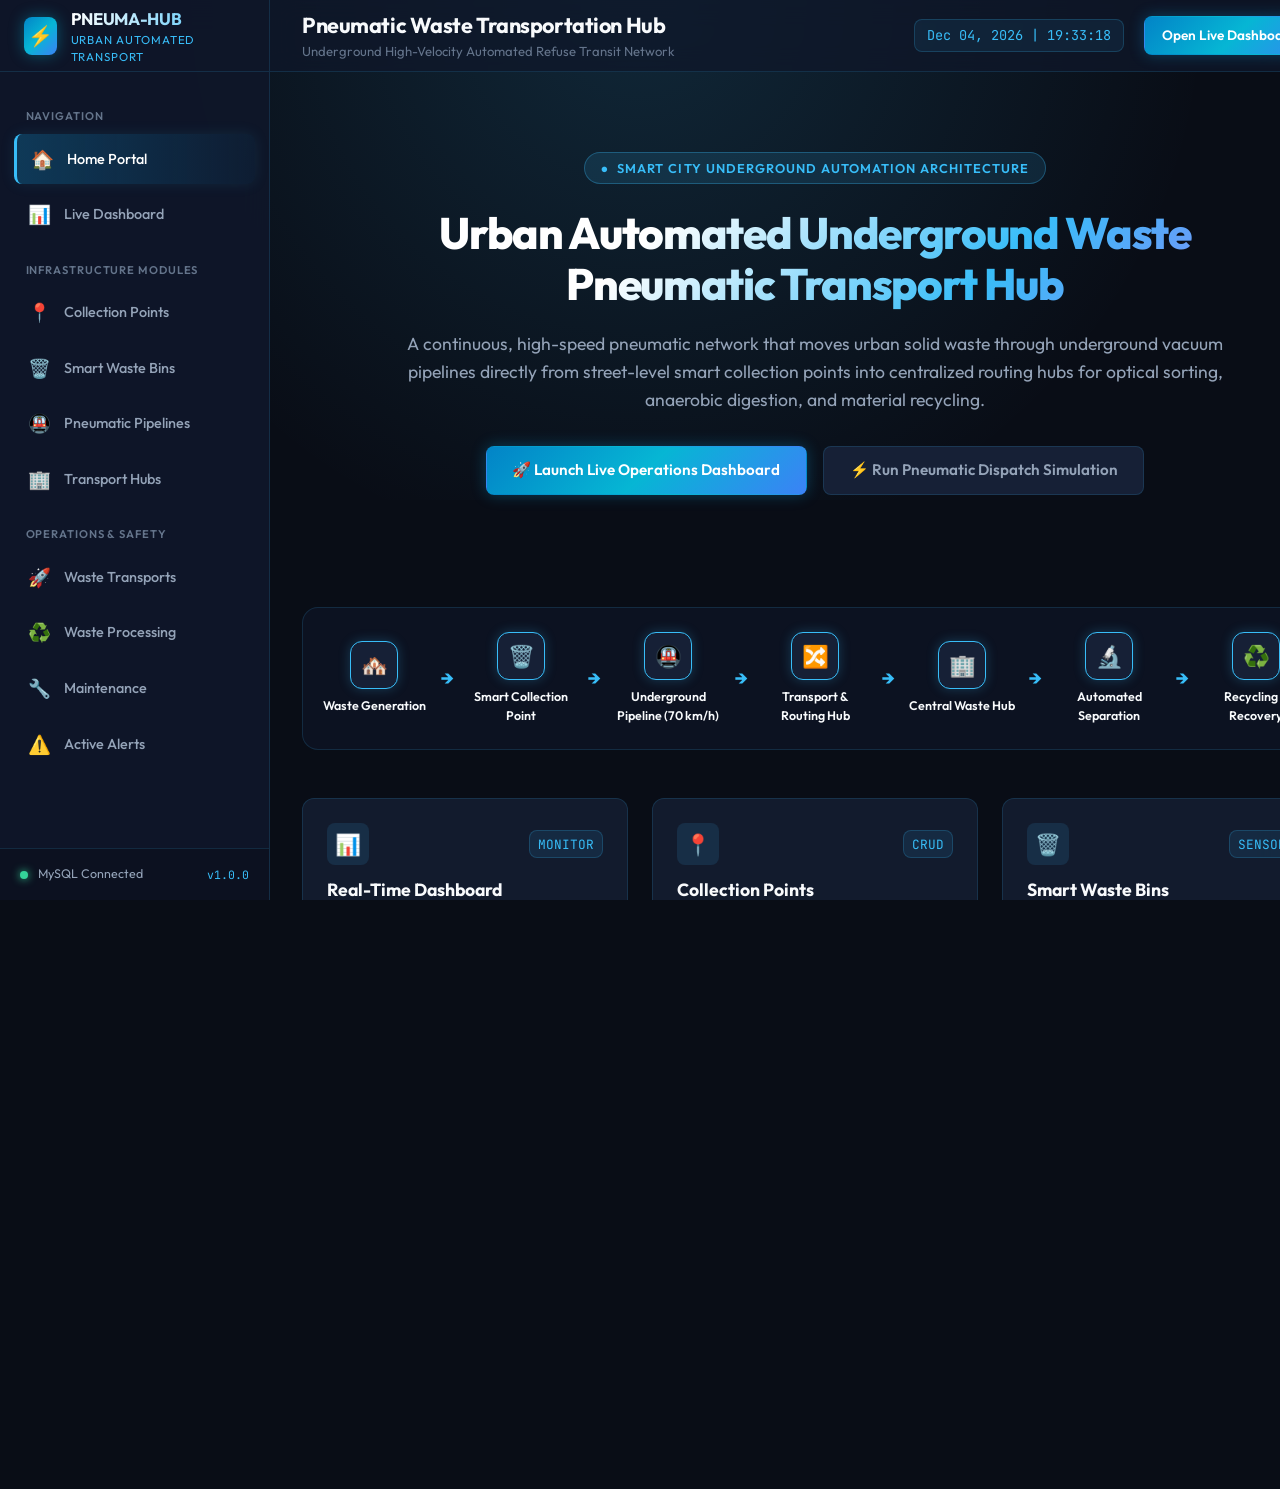
<file: frontend/index.html>
<!DOCTYPE html>
<html lang="en">
<head>
    <meta charset="UTF-8">
    <meta name="viewport" content="width=device-width, initial-scale=1.0">
    <title>Urban Automated Underground Waste Pneumatic Transport Hub</title>
    <meta name="description" content="Next-generation automated underground pneumatic waste transportation and routing network management system.">
    <link rel="stylesheet" href="css/style.css">
    <style>
        .landing-hero {
            padding: 3rem 2rem 4rem;
            text-align: center;
            max-width: 900px;
            margin: 0 auto;
        }
        .hero-badge {
            display: inline-flex;
            align-items: center;
            gap: 0.5rem;
            background: rgba(56, 189, 248, 0.12);
            color: var(--cyan-400);
            border: 1px solid rgba(56, 189, 248, 0.3);
            padding: 0.35rem 1rem;
            border-radius: 9999px;
            font-size: 0.8rem;
            font-weight: 600;
            text-transform: uppercase;
            letter-spacing: 0.08em;
            margin-bottom: 1.5rem;
        }
        .hero-title {
            font-size: 2.75rem;
            font-weight: 800;
            line-height: 1.15;
            letter-spacing: -0.03em;
            margin-bottom: 1.25rem;
            background: linear-gradient(135deg, #ffffff 30%, #38bdf8 70%, #818cf8 100%);
            -webkit-background-clip: text;
            -webkit-text-fill-color: transparent;
        }
        .hero-desc {
            font-size: 1.1rem;
            color: var(--text-secondary);
            margin-bottom: 2rem;
            line-height: 1.6;
        }
        .hero-cta {
            display: flex;
            justify-content: center;
            gap: 1rem;
            flex-wrap: wrap;
        }
        .workflow-diagram {
            display: flex;
            align-items: center;
            justify-content: space-between;
            background: rgba(15, 23, 42, 0.6);
            border: 1px solid var(--border-color);
            border-radius: var(--radius-lg);
            padding: 1.5rem 1rem;
            margin: 3rem 0;
            overflow-x: auto;
            gap: 0.75rem;
        }
        .wf-step {
            display: flex;
            flex-direction: column;
            align-items: center;
            gap: 0.5rem;
            min-width: 110px;
            text-align: center;
        }
        .wf-icon {
            width: 48px;
            height: 48px;
            border-radius: var(--radius-md);
            background: var(--bg-surface-elevated);
            border: 1px solid var(--cyan-400);
            display: flex;
            align-items: center;
            justify-content: center;
            font-size: 1.35rem;
            box-shadow: 0 0 12px rgba(56, 189, 248, 0.25);
        }
        .wf-text {
            font-size: 0.78rem;
            font-weight: 600;
            color: var(--text-primary);
        }
        .wf-arrow {
            color: var(--cyan-400);
            font-size: 1.2rem;
            font-weight: bold;
        }
        .subsystem-grid {
            display: grid;
            grid-template-columns: repeat(auto-fit, minmax(280px, 1fr));
            gap: 1.5rem;
            margin-top: 2.5rem;
        }
        .subsystem-card {
            background: var(--bg-card);
            backdrop-filter: blur(12px);
            border: 1px solid var(--border-color);
            border-radius: var(--radius-md);
            padding: 1.5rem;
            text-decoration: none;
            color: inherit;
            display: flex;
            flex-direction: column;
            gap: 0.75rem;
            transition: all var(--transition-normal);
            position: relative;
            overflow: hidden;
        }
        .subsystem-card:hover {
            transform: translateY(-4px);
            border-color: var(--cyan-400);
            box-shadow: var(--shadow-lg);
        }
        .subsystem-header {
            display: flex;
            align-items: center;
            justify-content: space-between;
        }
        .subsystem-icon {
            width: 42px;
            height: 42px;
            border-radius: var(--radius-sm);
            background: rgba(56, 189, 248, 0.12);
            color: var(--cyan-400);
            display: flex;
            align-items: center;
            justify-content: center;
            font-size: 1.3rem;
        }
        .subsystem-card h3 {
            font-size: 1.1rem;
            font-weight: 700;
            color: var(--text-primary);
        }
        .subsystem-card p {
            font-size: 0.85rem;
            color: var(--text-secondary);
            line-height: 1.5;
        }
    </style>
</head>
<body>
    <div class="app-container">
        <!-- Sidebar Navigation -->
        <aside class="sidebar">
            <div class="sidebar-header">
                <div class="brand-icon">⚡</div>
                <div class="brand-text">
                    <h2>PNEUMA-HUB</h2>
                    <span>Urban Automated Transport</span>
                </div>
            </div>

            <nav class="sidebar-nav">
                <div class="nav-section-title">Navigation</div>
                <a href="index.html" class="nav-item active">
                    <span class="nav-icon">🏠</span>
                    <span>Home Portal</span>
                </a>
                <a href="dashboard.html" class="nav-item">
                    <span class="nav-icon">📊</span>
                    <span>Live Dashboard</span>
                </a>

                <div class="nav-section-title">Infrastructure Modules</div>
                <a href="collection-points.html" class="nav-item">
                    <span class="nav-icon">📍</span>
                    <span>Collection Points</span>
                </a>
                <a href="bins.html" class="nav-item">
                    <span class="nav-icon">🗑️</span>
                    <span>Smart Waste Bins</span>
                </a>
                <a href="pipelines.html" class="nav-item">
                    <span class="nav-icon">🚇</span>
                    <span>Pneumatic Pipelines</span>
                </a>
                <a href="hubs.html" class="nav-item">
                    <span class="nav-icon">🏢</span>
                    <span>Transport Hubs</span>
                </a>

                <div class="nav-section-title">Operations & Safety</div>
                <a href="transports.html" class="nav-item">
                    <span class="nav-icon">🚀</span>
                    <span>Waste Transports</span>
                </a>
                <a href="processing.html" class="nav-item">
                    <span class="nav-icon">♻️</span>
                    <span>Waste Processing</span>
                </a>
                <a href="maintenance.html" class="nav-item">
                    <span class="nav-icon">🔧</span>
                    <span>Maintenance</span>
                </a>
                <a href="alerts.html" class="nav-item">
                    <span class="nav-icon">⚠️</span>
                    <span>Active Alerts</span>
                    <span class="nav-badge" id="sidebarAlertBadge" style="display:none;">0</span>
                </a>
            </nav>

            <div class="sidebar-footer">
                <div class="system-status">
                    <div class="status-dot"></div>
                    <span>MySQL Connected</span>
                </div>
                <span style="font-size: 0.72rem; color: var(--cyan-400); font-family: var(--font-mono);">v1.0.0</span>
            </div>
        </aside>

        <!-- Main Content Area -->
        <main class="main-content">
            <header class="top-header">
                <div class="header-left">
                    <div>
                        <h1 class="page-title">Pneumatic Waste Transportation Hub</h1>
                        <p class="page-subtitle">Underground High-Velocity Automated Refuse Transit Network</p>
                    </div>
                </div>
                <div class="header-right">
                    <div class="time-display" id="liveClock">--:--:--</div>
                    <a href="dashboard.html" class="btn btn-primary">Open Live Dashboard →</a>
                </div>
            </header>

            <div class="content-body">
                <section class="landing-hero">
                    <div class="hero-badge">
                        <span>●</span> Smart City Underground Automation Architecture
                    </div>
                    <h2 class="hero-title">Urban Automated Underground Waste Pneumatic Transport Hub</h2>
                    <p class="hero-desc">
                        A continuous, high-speed pneumatic network that moves urban solid waste through underground vacuum pipelines directly from street-level smart collection points into centralized routing hubs for optical sorting, anaerobic digestion, and material recycling.
                    </p>
                    <div class="hero-cta">
                        <a href="dashboard.html" class="btn btn-primary" style="padding: 0.75rem 1.6rem; font-size: 0.95rem;">
                            🚀 Launch Live Operations Dashboard
                        </a>
                        <a href="transports.html" class="btn btn-secondary" style="padding: 0.75rem 1.6rem; font-size: 0.95rem;">
                            ⚡ Run Pneumatic Dispatch Simulation
                        </a>
                    </div>
                </section>

                <!-- Workflow Step Sequence -->
                <div class="workflow-diagram">
                    <div class="wf-step">
                        <div class="wf-icon">🏘️</div>
                        <div class="wf-text">Waste Generation</div>
                    </div>
                    <div class="wf-arrow">→</div>
                    <div class="wf-step">
                        <div class="wf-icon">🗑️</div>
                        <div class="wf-text">Smart Collection Point</div>
                    </div>
                    <div class="wf-arrow">→</div>
                    <div class="wf-step">
                        <div class="wf-icon">🚇</div>
                        <div class="wf-text">Underground Pipeline (70 km/h)</div>
                    </div>
                    <div class="wf-arrow">→</div>
                    <div class="wf-step">
                        <div class="wf-icon">🔀</div>
                        <div class="wf-text">Transport & Routing Hub</div>
                    </div>
                    <div class="wf-arrow">→</div>
                    <div class="wf-step">
                        <div class="wf-icon">🏢</div>
                        <div class="wf-text">Central Waste Hub</div>
                    </div>
                    <div class="wf-arrow">→</div>
                    <div class="wf-step">
                        <div class="wf-icon">🔬</div>
                        <div class="wf-text">Automated Separation</div>
                    </div>
                    <div class="wf-arrow">→</div>
                    <div class="wf-step">
                        <div class="wf-icon">♻️</div>
                        <div class="wf-text">Recycling & Recovery</div>
                    </div>
                </div>

                <!-- Subsystem Quick Navigation Grid -->
                <div class="subsystem-grid">
                    <a href="dashboard.html" class="subsystem-card">
                        <div class="subsystem-header">
                            <div class="subsystem-icon">📊</div>
                            <span class="code-badge">MONITOR</span>
                        </div>
                        <h3>Real-Time Dashboard</h3>
                        <p>Aggregated telemetry on collection points, bin fill levels, air pressure metrics, and active critical alerts.</p>
                    </a>

                    <a href="collection-points.html" class="subsystem-card">
                        <div class="subsystem-header">
                            <div class="subsystem-icon">📍</div>
                            <span class="code-badge">CRUD</span>
                        </div>
                        <h3>Collection Points</h3>
                        <p>Manage urban surface kiosks, GPS coordinates, operational statuses, and associated smart bin clusters.</p>
                    </a>

                    <a href="bins.html" class="subsystem-card">
                        <div class="subsystem-header">
                            <div class="subsystem-icon">🗑️</div>
                            <span class="code-badge">SENSORS</span>
                        </div>
                        <h3>Smart Waste Bins</h3>
                        <p>Ultrasonic fill monitoring, automatic classification (Normal / Warning / Full), and threshold warning trigger.</p>
                    </a>

                    <a href="pipelines.html" class="subsystem-card">
                        <div class="subsystem-header">
                            <div class="subsystem-icon">🚇</div>
                            <span class="code-badge">VACUUM</span>
                        </div>
                        <h3>Underground Pipelines</h3>
                        <p>Underground steel conduit network telemetry: air pressure differential (bar), velocity (m/s), and blockage alerts.</p>
                    </a>

                    <a href="hubs.html" class="subsystem-card">
                        <div class="subsystem-header">
                            <div class="subsystem-icon">🏢</div>
                            <span class="code-badge">STORAGE</span>
                        </div>
                        <h3>Transport Hubs</h3>
                        <p>Underground cyclone separators, compactor vaults, dynamic capacity utilization, and overload safety locks.</p>
                    </a>

                    <a href="transports.html" class="subsystem-card">
                        <div class="subsystem-header">
                            <div class="subsystem-icon">🚀</div>
                            <span class="code-badge">SIMULATOR</span>
                        </div>
                        <h3>Waste Transportation</h3>
                        <p>Execute automated pneumatic transport dispatch: bin evacuation, pipeline velocity transfer, and destination hub loading.</p>
                    </a>

                    <a href="processing.html" class="subsystem-card">
                        <div class="subsystem-header">
                            <div class="subsystem-icon">♻️</div>
                            <span class="code-badge">RECYCLE</span>
                        </div>
                        <h3>Waste Processing</h3>
                        <p>Material segregation, optical classification, anaerobic digestion, and pelletizing for zero-landfill smart cities.</p>
                    </a>

                    <a href="maintenance.html" class="subsystem-card">
                        <div class="subsystem-header">
                            <div class="subsystem-icon">🔧</div>
                            <span class="code-badge">SERVICE</span>
                        </div>
                        <h3>Maintenance & Inspection</h3>
                        <p>Track scheduled vacuum seal checks, turbine servicing, technician dispatch, and expenditure history.</p>
                    </a>

                    <a href="alerts.html" class="subsystem-card">
                        <div class="subsystem-header">
                            <div class="subsystem-icon">⚠️</div>
                            <span class="code-badge">SAFETY</span>
                        </div>
                        <h3>Alert Center</h3>
                        <p>Autonomous rule-based safety alerts: pressure anomalies, pipe blockages, overflow risks, and technician resolutions.</p>
                    </a>
                </div>
            </div>
        </main>
    </div>

    <script src="js/app.js"></script>
</body>
</html>
</file>
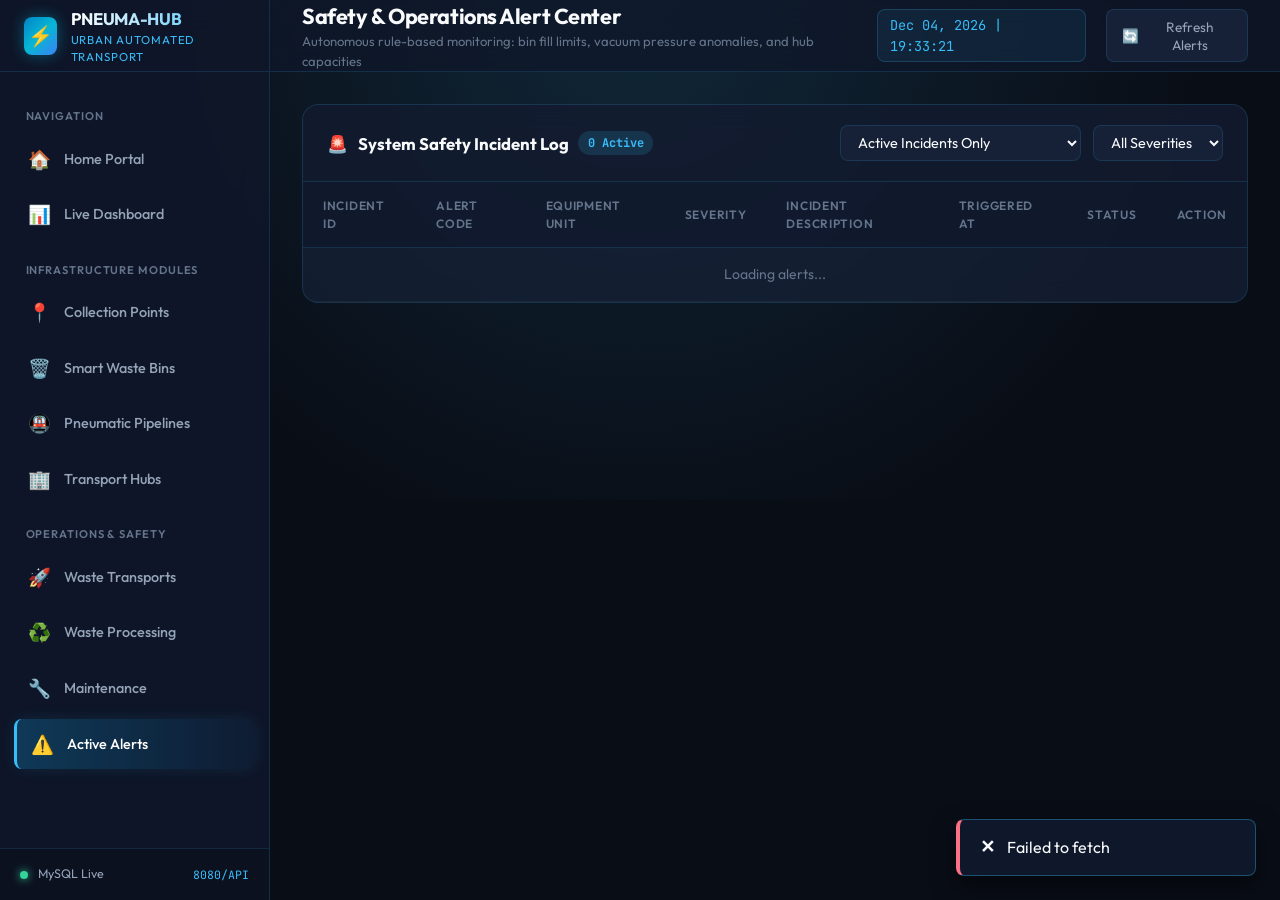
<file: frontend/alerts.html>
<!DOCTYPE html>
<html lang="en">
<head>
    <meta charset="UTF-8">
    <meta name="viewport" content="width=device-width, initial-scale=1.0">
    <title>Safety Alerts Center | Urban Waste Transport Hub</title>
    <meta name="description" content="Centralized rule-based automated alerts, pressure threshold warnings, and resolution desk.">
    <link rel="stylesheet" href="css/style.css">
</head>
<body>
    <div class="app-container">
        <!-- Sidebar Navigation -->
        <aside class="sidebar">
            <div class="sidebar-header">
                <div class="brand-icon">⚡</div>
                <div class="brand-text">
                    <h2>PNEUMA-HUB</h2>
                    <span>Urban Automated Transport</span>
                </div>
            </div>

            <nav class="sidebar-nav">
                <div class="nav-section-title">Navigation</div>
                <a href="index.html" class="nav-item">
                    <span class="nav-icon">🏠</span>
                    <span>Home Portal</span>
                </a>
                <a href="dashboard.html" class="nav-item">
                    <span class="nav-icon">📊</span>
                    <span>Live Dashboard</span>
                </a>

                <div class="nav-section-title">Infrastructure Modules</div>
                <a href="collection-points.html" class="nav-item">
                    <span class="nav-icon">📍</span>
                    <span>Collection Points</span>
                </a>
                <a href="bins.html" class="nav-item">
                    <span class="nav-icon">🗑️</span>
                    <span>Smart Waste Bins</span>
                </a>
                <a href="pipelines.html" class="nav-item">
                    <span class="nav-icon">🚇</span>
                    <span>Pneumatic Pipelines</span>
                </a>
                <a href="hubs.html" class="nav-item">
                    <span class="nav-icon">🏢</span>
                    <span>Transport Hubs</span>
                </a>

                <div class="nav-section-title">Operations & Safety</div>
                <a href="transports.html" class="nav-item">
                    <span class="nav-icon">🚀</span>
                    <span>Waste Transports</span>
                </a>
                <a href="processing.html" class="nav-item">
                    <span class="nav-icon">♻️</span>
                    <span>Waste Processing</span>
                </a>
                <a href="maintenance.html" class="nav-item">
                    <span class="nav-icon">🔧</span>
                    <span>Maintenance</span>
                </a>
                <a href="alerts.html" class="nav-item active">
                    <span class="nav-icon">⚠️</span>
                    <span>Active Alerts</span>
                    <span class="nav-badge" id="sidebarAlertBadge" style="display:none;">0</span>
                </a>
            </nav>

            <div class="sidebar-footer">
                <div class="system-status">
                    <div class="status-dot"></div>
                    <span>MySQL Live</span>
                </div>
                <span style="font-size: 0.72rem; color: var(--cyan-400); font-family: var(--font-mono);">8080/API</span>
            </div>
        </aside>

        <!-- Main Content -->
        <main class="main-content">
            <header class="top-header">
                <div class="header-left">
                    <div>
                        <h1 class="page-title">Safety & Operations Alert Center</h1>
                        <p class="page-subtitle">Autonomous rule-based monitoring: bin fill limits, vacuum pressure anomalies, and hub capacities</p>
                    </div>
                </div>
                <div class="header-right">
                    <div class="time-display" id="liveClock">--:--:--</div>
                    <button class="btn-refresh" onclick="loadAlerts()">
                        <span>🔄</span> Refresh Alerts
                    </button>
                </div>
            </header>

            <div class="content-body">
                <div class="section-panel">
                    <div class="panel-header">
                        <div class="panel-title">
                            <span>🚨</span> System Safety Incident Log
                            <span class="panel-title-badge" id="alertStatsBadge">0 Active</span>
                        </div>
                        <div class="panel-actions">
                            <select id="filterActiveOnly" class="form-control" onchange="loadAlerts()" style="padding: 0.45rem 0.85rem;">
                                <option value="active">Active Incidents Only</option>
                                <option value="all">All Incidents (Include Resolved)</option>
                            </select>
                            <select id="filterSeverity" class="form-control" onchange="filterLocalAlerts()" style="padding: 0.45rem 0.85rem;">
                                <option value="">All Severities</option>
                                <option value="CRITICAL">CRITICAL</option>
                                <option value="WARNING">WARNING</option>
                                <option value="INFO">INFO</option>
                            </select>
                        </div>
                    </div>
                    <div class="table-responsive">
                        <table class="data-table">
                            <thead>
                                <tr>
                                    <th>Incident ID</th>
                                    <th>Alert Code</th>
                                    <th>Equipment Unit</th>
                                    <th>Severity</th>
                                    <th>Incident Description</th>
                                    <th>Triggered At</th>
                                    <th>Status</th>
                                    <th style="text-align: right;">Action</th>
                                </tr>
                            </thead>
                            <tbody id="alertsTableBody">
                                <tr><td colspan="8" style="text-align: center; color: var(--text-muted);">Loading alerts...</td></tr>
                            </tbody>
                        </table>
                    </div>
                </div>
            </div>
        </main>
    </div>

    <script src="js/app.js"></script>
    <script>
        let alertsData = [];

        async function loadAlerts() {
            try {
                const mode = document.getElementById('filterActiveOnly').value;
                const endpoint = mode === 'active' ? '/alerts/active' : '/alerts';
                alertsData = await apiRequest(endpoint);
                filterLocalAlerts();
            } catch (e) {
                showToast(e.message, 'error');
            }
        }

        function filterLocalAlerts() {
            const sev = document.getElementById('filterSeverity').value;
            let filtered = alertsData;
            if (sev) {
                filtered = filtered.filter(a => a.severity === sev);
            }
            renderAlerts(filtered);
        }

        function renderAlerts(list) {
            const activeCount = alertsData.filter(a => !a.resolved).length;
            document.getElementById('alertStatsBadge').textContent = `${activeCount} Active / ${alertsData.length} Total`;

            const tbody = document.getElementById('alertsTableBody');
            if (list.length === 0) {
                tbody.innerHTML = `<tr><td colspan="8" style="text-align: center; color: var(--emerald-400); padding: 2rem;">✓ All equipment operating normally. No safety alerts found.</td></tr>`;
                return;
            }
            tbody.innerHTML = list.map(a => `
                <tr>
                    <td><span class="code-badge">ALT-${String(a.id).padStart(4, '0')}</span></td>
                    <td><strong>${a.alertType}</strong></td>
                    <td class="primary-cell"><span class="badge badge-inactive">${a.equipmentType}</span> <strong>${a.equipmentId}</strong></td>
                    <td>${getStatusBadge(a.severity)}</td>
                    <td style="max-width: 380px;">${a.message}</td>
                    <td><small>${formatDateTime(a.createdAt)}</small></td>
                    <td>
                        ${a.resolved ? `
                            <span class="badge badge-normal">Resolved</span>
                            <br><small style="color:var(--text-muted); font-size:0.7rem;">${formatDateTime(a.resolvedAt)}</small>
                        ` : `
                            <span class="badge badge-critical"><span class="status-dot" style="background-color:var(--rose-400);"></span>Active</span>
                        `}
                    </td>
                    <td style="text-align: right;">
                        ${!a.resolved ? `
                            <button class="btn btn-primary btn-sm" onclick="resolveAlert(${a.id})">
                                Resolve ✓
                            </button>
                        ` : `<span style="color:var(--text-muted); font-size:0.75rem;">Archived</span>`}
                    </td>
                </tr>
            `).join('');
        }

        async function resolveAlert(id) {
            try {
                await apiRequest(`/alerts/${id}/resolve`, 'PUT');
                showToast(`Alert ALT-${id} resolved.`);
                loadAlerts();
            } catch (e) {
                showToast(e.message, 'error');
            }
        }

        document.addEventListener('DOMContentLoaded', loadAlerts);
    </script>
</body>
</html>
</file>
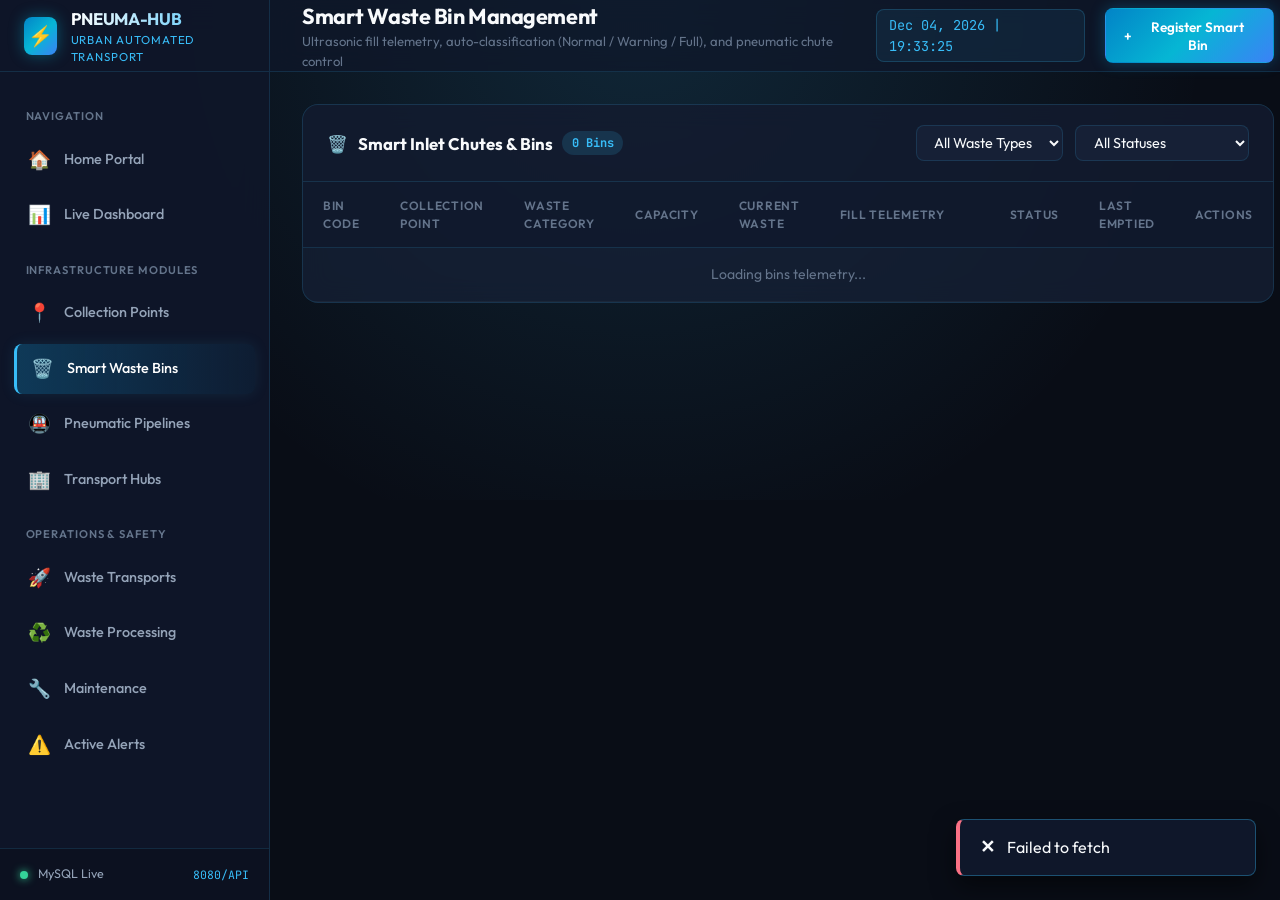
<file: frontend/bins.html>
<!DOCTYPE html>
<html lang="en">
<head>
    <meta charset="UTF-8">
    <meta name="viewport" content="width=device-width, initial-scale=1.0">
    <title>Smart Waste Bins | Urban Waste Pneumatic Transport Hub</title>
    <meta name="description" content="Manage pneumatic smart waste inlets, fill level telemetry, and automated classification.">
    <link rel="stylesheet" href="css/style.css">
</head>
<body>
    <div class="app-container">
        <!-- Sidebar Navigation -->
        <aside class="sidebar">
            <div class="sidebar-header">
                <div class="brand-icon">⚡</div>
                <div class="brand-text">
                    <h2>PNEUMA-HUB</h2>
                    <span>Urban Automated Transport</span>
                </div>
            </div>

            <nav class="sidebar-nav">
                <div class="nav-section-title">Navigation</div>
                <a href="index.html" class="nav-item">
                    <span class="nav-icon">🏠</span>
                    <span>Home Portal</span>
                </a>
                <a href="dashboard.html" class="nav-item">
                    <span class="nav-icon">📊</span>
                    <span>Live Dashboard</span>
                </a>

                <div class="nav-section-title">Infrastructure Modules</div>
                <a href="collection-points.html" class="nav-item">
                    <span class="nav-icon">📍</span>
                    <span>Collection Points</span>
                </a>
                <a href="bins.html" class="nav-item active">
                    <span class="nav-icon">🗑️</span>
                    <span>Smart Waste Bins</span>
                </a>
                <a href="pipelines.html" class="nav-item">
                    <span class="nav-icon">🚇</span>
                    <span>Pneumatic Pipelines</span>
                </a>
                <a href="hubs.html" class="nav-item">
                    <span class="nav-icon">🏢</span>
                    <span>Transport Hubs</span>
                </a>

                <div class="nav-section-title">Operations & Safety</div>
                <a href="transports.html" class="nav-item">
                    <span class="nav-icon">🚀</span>
                    <span>Waste Transports</span>
                </a>
                <a href="processing.html" class="nav-item">
                    <span class="nav-icon">♻️</span>
                    <span>Waste Processing</span>
                </a>
                <a href="maintenance.html" class="nav-item">
                    <span class="nav-icon">🔧</span>
                    <span>Maintenance</span>
                </a>
                <a href="alerts.html" class="nav-item">
                    <span class="nav-icon">⚠️</span>
                    <span>Active Alerts</span>
                    <span class="nav-badge" id="sidebarAlertBadge" style="display:none;">0</span>
                </a>
            </nav>

            <div class="sidebar-footer">
                <div class="system-status">
                    <div class="status-dot"></div>
                    <span>MySQL Live</span>
                </div>
                <span style="font-size: 0.72rem; color: var(--cyan-400); font-family: var(--font-mono);">8080/API</span>
            </div>
        </aside>

        <!-- Main Content -->
        <main class="main-content">
            <header class="top-header">
                <div class="header-left">
                    <div>
                        <h1 class="page-title">Smart Waste Bin Management</h1>
                        <p class="page-subtitle">Ultrasonic fill telemetry, auto-classification (Normal / Warning / Full), and pneumatic chute control</p>
                    </div>
                </div>
                <div class="header-right">
                    <div class="time-display" id="liveClock">--:--:--</div>
                    <button class="btn btn-primary" onclick="openCreateBinModal()">
                        <span>+</span> Register Smart Bin
                    </button>
                </div>
            </header>

            <div class="content-body">
                <div class="section-panel">
                    <div class="panel-header">
                        <div class="panel-title">
                            <span>🗑️</span> Smart Inlet Chutes & Bins
                            <span class="panel-title-badge" id="binsCountBadge">0 Bins</span>
                        </div>
                        <div class="panel-actions">
                            <select id="filterWasteType" class="form-control" onchange="filterBins()" style="padding: 0.45rem 0.85rem;">
                                <option value="">All Waste Types</option>
                                <option value="ORGANIC">ORGANIC</option>
                                <option value="RECYCLABLE">RECYCLABLE</option>
                                <option value="PLASTIC">PLASTIC</option>
                                <option value="PAPER">PAPER</option>
                                <option value="GENERAL">GENERAL</option>
                                <option value="HAZARDOUS">HAZARDOUS</option>
                            </select>
                            <select id="filterStatus" class="form-control" onchange="filterBins()" style="padding: 0.45rem 0.85rem;">
                                <option value="">All Statuses</option>
                                <option value="NORMAL">NORMAL (0-60%)</option>
                                <option value="WARNING">WARNING (61-80%)</option>
                                <option value="FULL">FULL (81-100%)</option>
                            </select>
                        </div>
                    </div>
                    <div class="table-responsive">
                        <table class="data-table">
                            <thead>
                                <tr>
                                    <th>Bin Code</th>
                                    <th>Collection Point</th>
                                    <th>Waste Category</th>
                                    <th>Capacity</th>
                                    <th>Current Waste</th>
                                    <th style="min-width: 170px;">Fill Telemetry</th>
                                    <th>Status</th>
                                    <th>Last Emptied</th>
                                    <th style="text-align: right;">Actions</th>
                                </tr>
                            </thead>
                            <tbody id="binsTableBody">
                                <tr><td colspan="9" style="text-align: center; color: var(--text-muted);">Loading bins telemetry...</td></tr>
                            </tbody>
                        </table>
                    </div>
                </div>
            </div>
        </main>
    </div>

    <!-- Create / Edit Bin Modal -->
    <div class="modal-overlay" id="binModal">
        <div class="modal-container">
            <div class="modal-header">
                <h3 id="binModalTitle">Register New Smart Bin</h3>
                <button class="modal-close" onclick="closeModal('binModal')">&times;</button>
            </div>
            <form id="binForm" onsubmit="saveBin(event)">
                <div class="modal-body">
                    <input type="hidden" id="binId">
                    <div class="form-grid">
                        <div class="form-group">
                            <label class="form-label" for="binCode">Bin Code *</label>
                            <input type="text" id="binCode" class="form-control" placeholder="e.g. BIN011" required>
                        </div>
                        <div class="form-group">
                            <label class="form-label" for="binCpSelect">Collection Point *</label>
                            <select id="binCpSelect" class="form-control" required>
                                <option value="">Select Collection Point...</option>
                            </select>
                        </div>
                        <div class="form-group">
                            <label class="form-label" for="binWasteType">Waste Type *</label>
                            <select id="binWasteType" class="form-control" required>
                                <option value="ORGANIC">ORGANIC</option>
                                <option value="RECYCLABLE">RECYCLABLE</option>
                                <option value="PLASTIC">PLASTIC</option>
                                <option value="PAPER">PAPER</option>
                                <option value="GENERAL">GENERAL</option>
                                <option value="HAZARDOUS">HAZARDOUS</option>
                            </select>
                        </div>
                        <div class="form-group">
                            <label class="form-label" for="binCapacity">Capacity (kg) *</label>
                            <input type="number" step="0.1" min="1" id="binCapacity" class="form-control" placeholder="e.g. 500" required>
                        </div>
                        <div class="form-group full-width">
                            <label class="form-label" for="binCurrentWaste">Current Waste Level (kg) *</label>
                            <input type="number" step="0.1" min="0" id="binCurrentWaste" class="form-control" placeholder="e.g. 250" required>
                            <small style="color: var(--text-muted); font-size: 0.75rem; margin-top: 0.25rem;">
                                Rule Engine: 0–60% = NORMAL | 61–80% = WARNING | 81–100% = FULL (Generates Safety Alert)
                            </small>
                        </div>
                    </div>
                </div>
                <div class="modal-footer">
                    <button type="button" class="btn btn-secondary" onclick="closeModal('binModal')">Cancel</button>
                    <button type="submit" class="btn btn-primary" id="saveBinBtn">Save Smart Bin</button>
                </div>
            </form>
        </div>
    </div>

    <script src="js/app.js"></script>
    <script>
        let allBins = [];
        let allPoints = [];

        async function initPage() {
            try {
                const [bins, points] = await Promise.all([
                    apiRequest('/bins'),
                    apiRequest('/collection-points')
                ]);
                allBins = bins;
                allPoints = points;
                populateCpDropdown();
                renderBins(allBins);
            } catch (e) {
                showToast(e.message, 'error');
            }
        }

        function populateCpDropdown() {
            const select = document.getElementById('binCpSelect');
            select.innerHTML = '<option value="">Select Collection Point...</option>' +
                allPoints.map(p => `<option value="${p.id}">${p.pointCode} - ${p.location}</option>`).join('');
        }

        function renderBins(bins) {
            document.getElementById('binsCountBadge').textContent = `${bins.length} Bins`;
            const tbody = document.getElementById('binsTableBody');
            if (bins.length === 0) {
                tbody.innerHTML = `<tr><td colspan="9" style="text-align: center; color: var(--text-muted); padding: 2rem;">No waste bins found matching criteria.</td></tr>`;
                return;
            }
            tbody.innerHTML = bins.map(b => `
                <tr>
                    <td><span class="code-badge">${b.binCode}</span></td>
                    <td class="primary-cell">${b.collectionPoint ? b.collectionPoint.pointCode + ' - ' + b.collectionPoint.location : '—'}</td>
                    <td>${getWasteTag(b.wasteType)}</td>
                    <td>${b.capacity} kg</td>
                    <td><strong>${b.currentWaste}</strong> kg</td>
                    <td>${getProgressBar(b.fillPercentage, b.currentWaste, b.capacity, 'kg')}</td>
                    <td>${getStatusBadge(b.status)}</td>
                    <td>${formatDateTime(b.lastEmptied)}</td>
                    <td style="text-align: right;">
                        <div style="display: inline-flex; gap: 0.35rem;">
                            ${b.currentWaste > 0 ? `
                                <a href="transports.html?binId=${b.id}" class="btn btn-primary btn-sm" title="Pneumatic Evacuation">
                                    ⚡
                                </a>
                            ` : ''}
                            <button class="btn btn-secondary btn-sm" onclick="openEditBinModal(${b.id})">Edit</button>
                            <button class="btn btn-danger btn-sm" onclick="deleteBin(${b.id}, '${b.binCode}')">✕</button>
                        </div>
                    </td>
                </tr>
            `).join('');
        }

        function filterBins() {
            const type = document.getElementById('filterWasteType').value;
            const status = document.getElementById('filterStatus').value;
            let filtered = allBins;
            if (type) {
                filtered = filtered.filter(b => b.wasteType === type);
            }
            if (status) {
                filtered = filtered.filter(b => b.status === status);
            }
            renderBins(filtered);
        }

        function openCreateBinModal() {
            document.getElementById('binModalTitle').textContent = 'Register New Smart Bin';
            document.getElementById('binId').value = '';
            document.getElementById('binCode').value = '';
            document.getElementById('binCode').disabled = false;
            document.getElementById('binCpSelect').value = '';
            document.getElementById('binWasteType').value = 'ORGANIC';
            document.getElementById('binCapacity').value = '500';
            document.getElementById('binCurrentWaste').value = '0';
            openModal('binModal');
        }

        async function openEditBinModal(id) {
            try {
                const bin = await apiRequest(`/bins/${id}`);
                document.getElementById('binModalTitle').textContent = 'Edit Smart Bin Telemetry';
                document.getElementById('binId').value = bin.id;
                document.getElementById('binCode').value = bin.binCode;
                document.getElementById('binCpSelect').value = bin.collectionPoint ? bin.collectionPoint.id : '';
                document.getElementById('binWasteType').value = bin.wasteType;
                document.getElementById('binCapacity').value = bin.capacity;
                document.getElementById('binCurrentWaste').value = bin.currentWaste;
                openModal('binModal');
            } catch (e) {
                showToast(e.message, 'error');
            }
        }

        async function saveBin(event) {
            event.preventDefault();
            const id = document.getElementById('binId').value;
            const payload = {
                binCode: document.getElementById('binCode').value.trim(),
                collectionPointId: parseInt(document.getElementById('binCpSelect').value),
                wasteType: document.getElementById('binWasteType').value,
                capacity: parseFloat(document.getElementById('binCapacity').value),
                currentWaste: parseFloat(document.getElementById('binCurrentWaste').value)
            };

            if (payload.currentWaste > payload.capacity) {
                showToast('Current waste cannot exceed capacity!', 'error');
                return;
            }

            try {
                if (id) {
                    await apiRequest(`/bins/${id}`, 'PUT', payload);
                    showToast('Bin updated successfully!');
                } else {
                    await apiRequest('/bins', 'POST', payload);
                    showToast('Smart bin registered successfully!');
                }
                closeModal('binModal');
                initPage();
            } catch (e) {
                showToast(e.message, 'error');
            }
        }

        async function deleteBin(id, code) {
            if (!confirm(`Are you sure you want to delete Bin ${code}?`)) return;
            try {
                await apiRequest(`/bins/${id}`, 'DELETE');
                showToast(`Bin ${code} deleted.`);
                initPage();
            } catch (e) {
                showToast(e.message, 'error');
            }
        }

        document.addEventListener('DOMContentLoaded', initPage);
    </script>
</body>
</html>
</file>
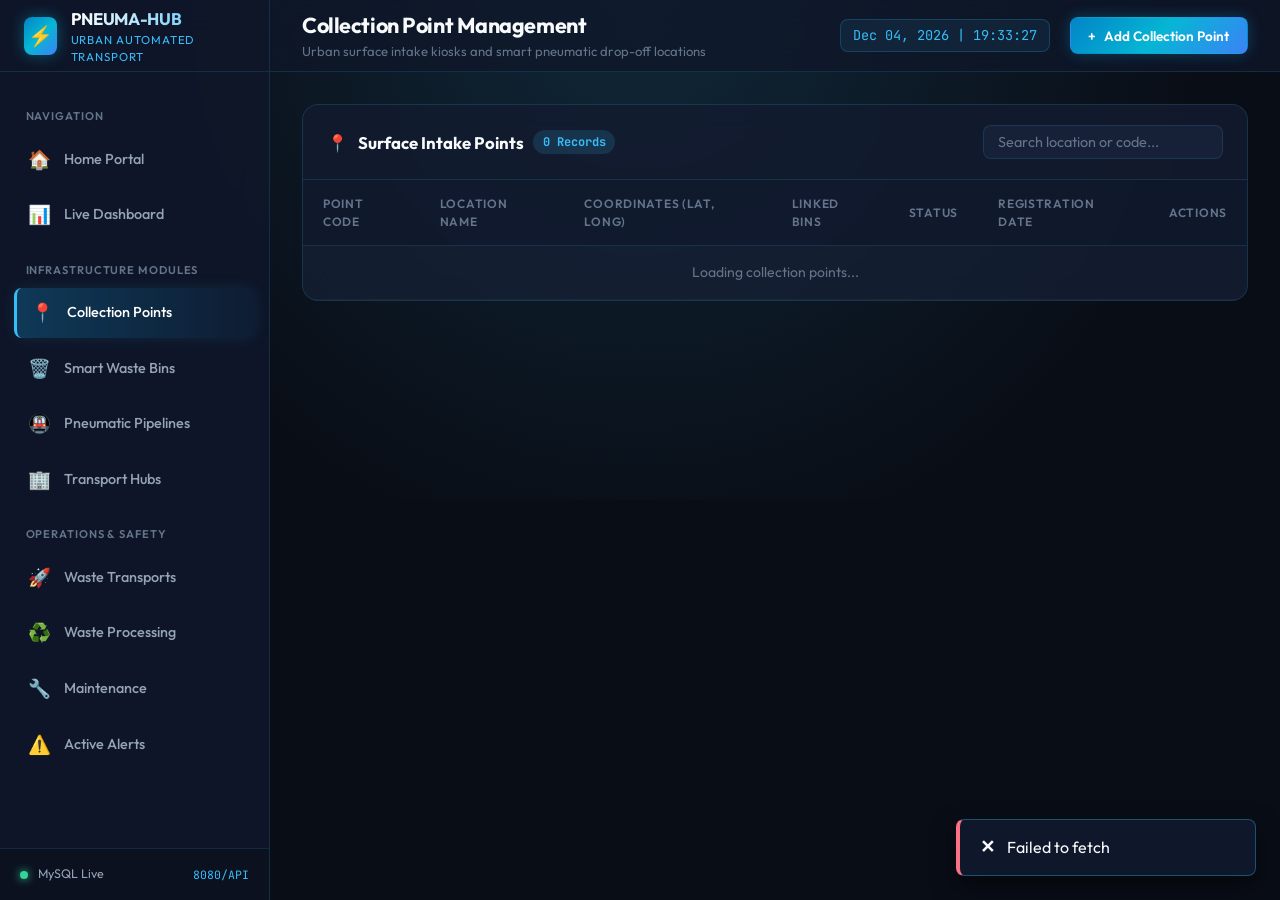
<file: frontend/collection-points.html>
<!DOCTYPE html>
<html lang="en">
<head>
    <meta charset="UTF-8">
    <meta name="viewport" content="width=device-width, initial-scale=1.0">
    <title>Collection Points | Urban Waste Pneumatic Transport Hub</title>
    <meta name="description" content="Manage surface smart waste collection kiosks and geographic locations.">
    <link rel="stylesheet" href="css/style.css">
</head>
<body>
    <div class="app-container">
        <!-- Sidebar Navigation -->
        <aside class="sidebar">
            <div class="sidebar-header">
                <div class="brand-icon">⚡</div>
                <div class="brand-text">
                    <h2>PNEUMA-HUB</h2>
                    <span>Urban Automated Transport</span>
                </div>
            </div>

            <nav class="sidebar-nav">
                <div class="nav-section-title">Navigation</div>
                <a href="index.html" class="nav-item">
                    <span class="nav-icon">🏠</span>
                    <span>Home Portal</span>
                </a>
                <a href="dashboard.html" class="nav-item">
                    <span class="nav-icon">📊</span>
                    <span>Live Dashboard</span>
                </a>

                <div class="nav-section-title">Infrastructure Modules</div>
                <a href="collection-points.html" class="nav-item active">
                    <span class="nav-icon">📍</span>
                    <span>Collection Points</span>
                </a>
                <a href="bins.html" class="nav-item">
                    <span class="nav-icon">🗑️</span>
                    <span>Smart Waste Bins</span>
                </a>
                <a href="pipelines.html" class="nav-item">
                    <span class="nav-icon">🚇</span>
                    <span>Pneumatic Pipelines</span>
                </a>
                <a href="hubs.html" class="nav-item">
                    <span class="nav-icon">🏢</span>
                    <span>Transport Hubs</span>
                </a>

                <div class="nav-section-title">Operations & Safety</div>
                <a href="transports.html" class="nav-item">
                    <span class="nav-icon">🚀</span>
                    <span>Waste Transports</span>
                </a>
                <a href="processing.html" class="nav-item">
                    <span class="nav-icon">♻️</span>
                    <span>Waste Processing</span>
                </a>
                <a href="maintenance.html" class="nav-item">
                    <span class="nav-icon">🔧</span>
                    <span>Maintenance</span>
                </a>
                <a href="alerts.html" class="nav-item">
                    <span class="nav-icon">⚠️</span>
                    <span>Active Alerts</span>
                    <span class="nav-badge" id="sidebarAlertBadge" style="display:none;">0</span>
                </a>
            </nav>

            <div class="sidebar-footer">
                <div class="system-status">
                    <div class="status-dot"></div>
                    <span>MySQL Live</span>
                </div>
                <span style="font-size: 0.72rem; color: var(--cyan-400); font-family: var(--font-mono);">8080/API</span>
            </div>
        </aside>

        <!-- Main Content -->
        <main class="main-content">
            <header class="top-header">
                <div class="header-left">
                    <div>
                        <h1 class="page-title">Collection Point Management</h1>
                        <p class="page-subtitle">Urban surface intake kiosks and smart pneumatic drop-off locations</p>
                    </div>
                </div>
                <div class="header-right">
                    <div class="time-display" id="liveClock">--:--:--</div>
                    <button class="btn btn-primary" onclick="openCreateModal()">
                        <span>+</span> Add Collection Point
                    </button>
                </div>
            </header>

            <div class="content-body">
                <div class="section-panel">
                    <div class="panel-header">
                        <div class="panel-title">
                            <span>📍</span> Surface Intake Points
                            <span class="panel-title-badge" id="cpCountBadge">0 Records</span>
                        </div>
                        <div class="panel-actions">
                            <input type="text" id="searchInput" class="form-control" placeholder="Search location or code..." oninput="filterPoints()" style="min-width: 240px; padding: 0.45rem 0.85rem;">
                        </div>
                    </div>
                    <div class="table-responsive">
                        <table class="data-table">
                            <thead>
                                <tr>
                                    <th>Point Code</th>
                                    <th>Location Name</th>
                                    <th>Coordinates (Lat, Long)</th>
                                    <th>Linked Bins</th>
                                    <th>Status</th>
                                    <th>Registration Date</th>
                                    <th style="text-align: right;">Actions</th>
                                </tr>
                            </thead>
                            <tbody id="cpTableBody">
                                <tr><td colspan="7" style="text-align: center; color: var(--text-muted);">Loading collection points...</td></tr>
                            </tbody>
                        </table>
                    </div>
                </div>
            </div>
        </main>
    </div>

    <!-- Create / Edit Modal -->
    <div class="modal-overlay" id="cpModal">
        <div class="modal-container">
            <div class="modal-header">
                <h3 id="modalTitle">Add New Collection Point</h3>
                <button class="modal-close" onclick="closeModal('cpModal')">&times;</button>
            </div>
            <form id="cpForm" onsubmit="savePoint(event)">
                <div class="modal-body">
                    <input type="hidden" id="pointId">
                    <div class="form-grid">
                        <div class="form-group">
                            <label class="form-label" for="pointCode">Point Code *</label>
                            <input type="text" id="pointCode" class="form-control" placeholder="e.g. CP006" required>
                        </div>
                        <div class="form-group">
                            <label class="form-label" for="pointStatus">Status *</label>
                            <select id="pointStatus" class="form-control">
                                <option value="ACTIVE">ACTIVE</option>
                                <option value="INACTIVE">INACTIVE</option>
                                <option value="MAINTENANCE">MAINTENANCE</option>
                            </select>
                        </div>
                        <div class="form-group full-width">
                            <label class="form-label" for="pointLocation">Location Description *</label>
                            <input type="text" id="pointLocation" class="form-control" placeholder="e.g. South Boulevard Station Gate 2" required>
                        </div>
                        <div class="form-group">
                            <label class="form-label" for="pointLat">Latitude</label>
                            <input type="number" step="any" id="pointLat" class="form-control" placeholder="e.g. 11.0250">
                        </div>
                        <div class="form-group">
                            <label class="form-label" for="pointLng">Longitude</label>
                            <input type="number" step="any" id="pointLng" class="form-control" placeholder="e.g. 76.9600">
                        </div>
                    </div>
                </div>
                <div class="modal-footer">
                    <button type="button" class="btn btn-secondary" onclick="closeModal('cpModal')">Cancel</button>
                    <button type="submit" class="btn btn-primary" id="saveBtn">Save Collection Point</button>
                </div>
            </form>
        </div>
    </div>

    <script src="js/app.js"></script>
    <script>
        let allPoints = [];

        async function loadPoints() {
            try {
                allPoints = await apiRequest('/collection-points');
                renderPoints(allPoints);
            } catch (e) {
                showToast(e.message, 'error');
            }
        }

        function renderPoints(points) {
            document.getElementById('cpCountBadge').textContent = `${points.length} Records`;
            const tbody = document.getElementById('cpTableBody');
            if (points.length === 0) {
                tbody.innerHTML = `<tr><td colspan="7" style="text-align: center; color: var(--text-muted); padding: 2rem;">No collection points found. Click "+ Add Collection Point" above.</td></tr>`;
                return;
            }
            tbody.innerHTML = points.map(p => `
                <tr>
                    <td><span class="code-badge">${p.pointCode}</span></td>
                    <td class="primary-cell">${p.location}</td>
                    <td><small style="font-family: var(--font-mono);">${p.latitude || '—'}, ${p.longitude || '—'}</small></td>
                    <td><span class="badge badge-normal">${p.bins ? p.bins.length : 0} Bins</span></td>
                    <td>${getStatusBadge(p.status)}</td>
                    <td>${formatDateTime(p.createdAt)}</td>
                    <td style="text-align: right;">
                        <button class="btn btn-secondary btn-sm" onclick="openEditModal(${p.id})">Edit</button>
                        <button class="btn btn-danger btn-sm" onclick="deletePoint(${p.id}, '${p.pointCode}')">Delete</button>
                    </td>
                </tr>
            `).join('');
        }

        function filterPoints() {
            const query = document.getElementById('searchInput').value.toLowerCase();
            const filtered = allPoints.filter(p =>
                p.pointCode.toLowerCase().includes(query) ||
                p.location.toLowerCase().includes(query)
            );
            renderPoints(filtered);
        }

        function openCreateModal() {
            document.getElementById('modalTitle').textContent = 'Add New Collection Point';
            document.getElementById('pointId').value = '';
            document.getElementById('pointCode').value = '';
            document.getElementById('pointCode').disabled = false;
            document.getElementById('pointLocation').value = '';
            document.getElementById('pointLat').value = '';
            document.getElementById('pointLng').value = '';
            document.getElementById('pointStatus').value = 'ACTIVE';
            openModal('cpModal');
        }

        async function openEditModal(id) {
            try {
                const point = await apiRequest(`/collection-points/${id}`);
                document.getElementById('modalTitle').textContent = 'Edit Collection Point';
                document.getElementById('pointId').value = point.id;
                document.getElementById('pointCode').value = point.pointCode;
                document.getElementById('pointLocation').value = point.location;
                document.getElementById('pointLat').value = point.latitude || '';
                document.getElementById('pointLng').value = point.longitude || '';
                document.getElementById('pointStatus').value = point.status || 'ACTIVE';
                openModal('cpModal');
            } catch (e) {
                showToast(e.message, 'error');
            }
        }

        async function savePoint(event) {
            event.preventDefault();
            const id = document.getElementById('pointId').value;
            const payload = {
                pointCode: document.getElementById('pointCode').value.trim(),
                location: document.getElementById('pointLocation').value.trim(),
                latitude: document.getElementById('pointLat').value ? parseFloat(document.getElementById('pointLat').value) : null,
                longitude: document.getElementById('pointLng').value ? parseFloat(document.getElementById('pointLng').value) : null,
                status: document.getElementById('pointStatus').value
            };

            try {
                if (id) {
                    await apiRequest(`/collection-points/${id}`, 'PUT', payload);
                    showToast('Collection point updated successfully!');
                } else {
                    await apiRequest('/collection-points', 'POST', payload);
                    showToast('Collection point created successfully!');
                }
                closeModal('cpModal');
                loadPoints();
            } catch (e) {
                showToast(e.message, 'error');
            }
        }

        async function deletePoint(id, code) {
            if (!confirm(`Are you sure you want to delete Collection Point ${code}? Associated bins may also be affected.`)) {
                return;
            }
            try {
                await apiRequest(`/collection-points/${id}`, 'DELETE');
                showToast(`Collection Point ${code} deleted.`);
                loadPoints();
            } catch (e) {
                showToast(e.message, 'error');
            }
        }

        document.addEventListener('DOMContentLoaded', loadPoints);
    </script>
</body>
</html>
</file>
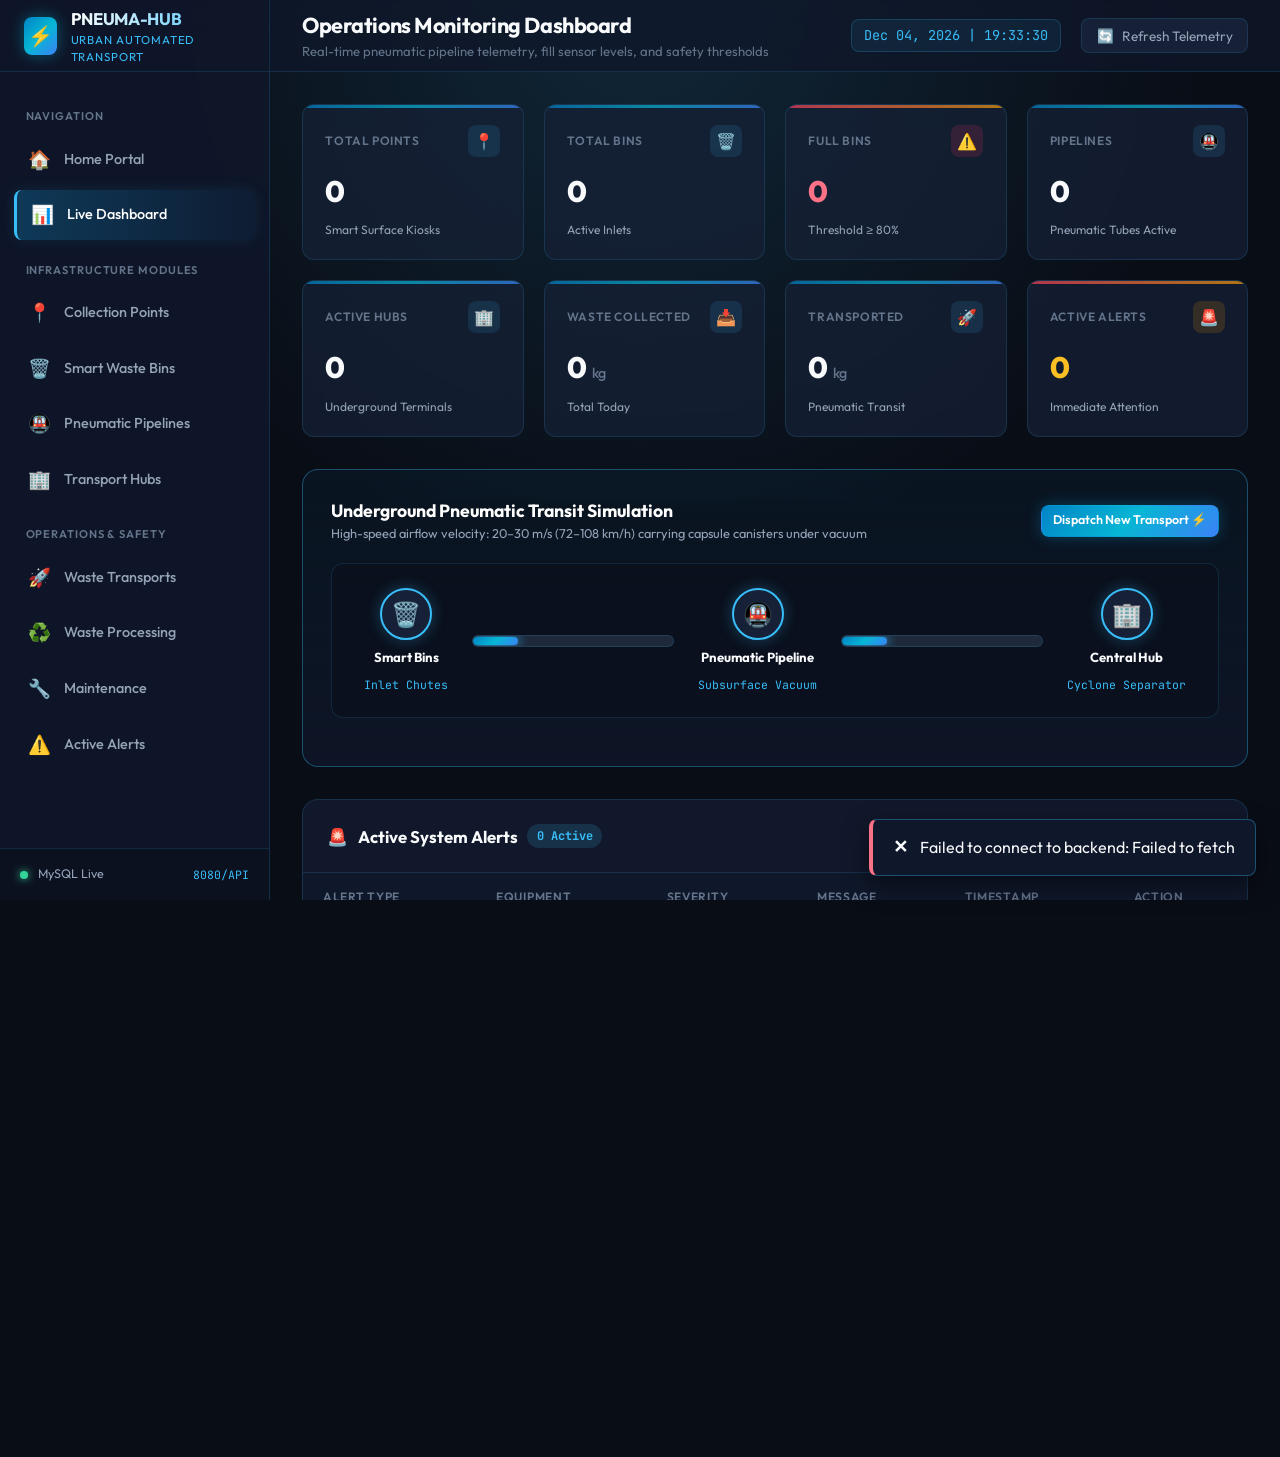
<file: frontend/dashboard.html>
<!DOCTYPE html>
<html lang="en">
<head>
    <meta charset="UTF-8">
    <meta name="viewport" content="width=device-width, initial-scale=1.0">
    <title>Live Dashboard | Urban Waste Pneumatic Transport Hub</title>
    <meta name="description" content="Central Smart City Telemetry Dashboard for underground pneumatic waste management.">
    <link rel="stylesheet" href="css/style.css">
</head>
<body>
    <div class="app-container">
        <!-- Sidebar Navigation -->
        <aside class="sidebar">
            <div class="sidebar-header">
                <div class="brand-icon">⚡</div>
                <div class="brand-text">
                    <h2>PNEUMA-HUB</h2>
                    <span>Urban Automated Transport</span>
                </div>
            </div>

            <nav class="sidebar-nav">
                <div class="nav-section-title">Navigation</div>
                <a href="index.html" class="nav-item">
                    <span class="nav-icon">🏠</span>
                    <span>Home Portal</span>
                </a>
                <a href="dashboard.html" class="nav-item active">
                    <span class="nav-icon">📊</span>
                    <span>Live Dashboard</span>
                </a>

                <div class="nav-section-title">Infrastructure Modules</div>
                <a href="collection-points.html" class="nav-item">
                    <span class="nav-icon">📍</span>
                    <span>Collection Points</span>
                </a>
                <a href="bins.html" class="nav-item">
                    <span class="nav-icon">🗑️</span>
                    <span>Smart Waste Bins</span>
                </a>
                <a href="pipelines.html" class="nav-item">
                    <span class="nav-icon">🚇</span>
                    <span>Pneumatic Pipelines</span>
                </a>
                <a href="hubs.html" class="nav-item">
                    <span class="nav-icon">🏢</span>
                    <span>Transport Hubs</span>
                </a>

                <div class="nav-section-title">Operations & Safety</div>
                <a href="transports.html" class="nav-item">
                    <span class="nav-icon">🚀</span>
                    <span>Waste Transports</span>
                </a>
                <a href="processing.html" class="nav-item">
                    <span class="nav-icon">♻️</span>
                    <span>Waste Processing</span>
                </a>
                <a href="maintenance.html" class="nav-item">
                    <span class="nav-icon">🔧</span>
                    <span>Maintenance</span>
                </a>
                <a href="alerts.html" class="nav-item">
                    <span class="nav-icon">⚠️</span>
                    <span>Active Alerts</span>
                    <span class="nav-badge" id="sidebarAlertBadge" style="display:none;">0</span>
                </a>
            </nav>

            <div class="sidebar-footer">
                <div class="system-status">
                    <div class="status-dot"></div>
                    <span>MySQL Live</span>
                </div>
                <span style="font-size: 0.72rem; color: var(--cyan-400); font-family: var(--font-mono);">8080/API</span>
            </div>
        </aside>

        <!-- Main Content -->
        <main class="main-content">
            <header class="top-header">
                <div class="header-left">
                    <div>
                        <h1 class="page-title">Operations Monitoring Dashboard</h1>
                        <p class="page-subtitle">Real-time pneumatic pipeline telemetry, fill sensor levels, and safety thresholds</p>
                    </div>
                </div>
                <div class="header-right">
                    <div class="time-display" id="liveClock">--:--:--</div>
                    <button class="btn-refresh" id="refreshBtn" onclick="loadDashboardData()">
                        <span>🔄</span> Refresh Telemetry
                    </button>
                </div>
            </header>

            <div class="content-body">
                <!-- Stat Cards Grid -->
                <div class="stats-grid">
                    <div class="stat-card">
                        <div class="stat-card-header">
                            <span class="stat-label">Total Points</span>
                            <div class="stat-icon">📍</div>
                        </div>
                        <div class="stat-value" id="statCollectionPoints">0</div>
                        <div class="stat-meta">Smart Surface Kiosks</div>
                    </div>

                    <div class="stat-card">
                        <div class="stat-card-header">
                            <span class="stat-label">Total Bins</span>
                            <div class="stat-icon">🗑️</div>
                        </div>
                        <div class="stat-value" id="statTotalBins">0</div>
                        <div class="stat-meta">Active Inlets</div>
                    </div>

                    <div class="stat-card alert-card">
                        <div class="stat-card-header">
                            <span class="stat-label">Full Bins</span>
                            <div class="stat-icon" style="background: rgba(244, 63, 94, 0.15); color: var(--rose-400);">⚠️</div>
                        </div>
                        <div class="stat-value" id="statFullBins" style="color: var(--rose-400);">0</div>
                        <div class="stat-meta">Threshold &ge; 80%</div>
                    </div>

                    <div class="stat-card">
                        <div class="stat-card-header">
                            <span class="stat-label">Pipelines</span>
                            <div class="stat-icon">🚇</div>
                        </div>
                        <div class="stat-value" id="statActivePipelines">0</div>
                        <div class="stat-meta">Pneumatic Tubes Active</div>
                    </div>

                    <div class="stat-card">
                        <div class="stat-card-header">
                            <span class="stat-label">Active Hubs</span>
                            <div class="stat-icon">🏢</div>
                        </div>
                        <div class="stat-value" id="statActiveHubs">0</div>
                        <div class="stat-meta">Underground Terminals</div>
                    </div>

                    <div class="stat-card">
                        <div class="stat-card-header">
                            <span class="stat-label">Waste Collected</span>
                            <div class="stat-icon">📥</div>
                        </div>
                        <div class="stat-value" id="statWasteCollected">0 <span class="stat-unit">kg</span></div>
                        <div class="stat-meta">Total Today</div>
                    </div>

                    <div class="stat-card">
                        <div class="stat-card-header">
                            <span class="stat-label">Transported</span>
                            <div class="stat-icon">🚀</div>
                        </div>
                        <div class="stat-value" id="statWasteTransported">0 <span class="stat-unit">kg</span></div>
                        <div class="stat-meta">Pneumatic Transit</div>
                    </div>

                    <div class="stat-card alert-card">
                        <div class="stat-card-header">
                            <span class="stat-label">Active Alerts</span>
                            <div class="stat-icon" style="background: rgba(245, 158, 11, 0.15); color: var(--amber-400);">🚨</div>
                        </div>
                        <div class="stat-value" id="statActiveAlerts" style="color: var(--amber-400);">0</div>
                        <div class="stat-meta">Immediate Attention</div>
                    </div>
                </div>

                <!-- Simulation Quick Status Box -->
                <div class="simulation-box">
                    <div class="simulation-header">
                        <div>
                            <h3 style="font-size: 1.1rem; color: #fff;">Underground Pneumatic Transit Simulation</h3>
                            <p style="font-size: 0.8rem; color: var(--text-secondary);">High-speed airflow velocity: 20–30 m/s (72–108 km/h) carrying capsule canisters under vacuum</p>
                        </div>
                        <a href="transports.html" class="btn btn-primary btn-sm">Dispatch New Transport ⚡</a>
                    </div>
                    <div class="simulation-pipeline-view">
                        <div class="pipe-node">
                            <div class="pipe-node-icon">🗑️</div>
                            <div class="pipe-node-title">Smart Bins</div>
                            <div class="pipe-node-sub">Inlet Chutes</div>
                        </div>
                        <div class="pipe-tube">
                            <div class="pipe-capsule"></div>
                        </div>
                        <div class="pipe-node">
                            <div class="pipe-node-icon">🚇</div>
                            <div class="pipe-node-title">Pneumatic Pipeline</div>
                            <div class="pipe-node-sub">Subsurface Vacuum</div>
                        </div>
                        <div class="pipe-tube">
                            <div class="pipe-capsule" style="animation-delay: 1.5s;"></div>
                        </div>
                        <div class="pipe-node">
                            <div class="pipe-node-icon">🏢</div>
                            <div class="pipe-node-title">Central Hub</div>
                            <div class="pipe-node-sub">Cyclone Separator</div>
                        </div>
                    </div>
                </div>

                <!-- Section: Recent Safety Alerts -->
                <div class="section-panel">
                    <div class="panel-header">
                        <div class="panel-title">
                            <span>🚨</span> Active System Alerts
                            <span class="panel-title-badge" id="alertCountBadge">0 Active</span>
                        </div>
                        <div class="panel-actions">
                            <a href="alerts.html" class="btn btn-secondary btn-sm">View All Alerts →</a>
                        </div>
                    </div>
                    <div class="table-responsive">
                        <table class="data-table">
                            <thead>
                                <tr>
                                    <th>Alert Type</th>
                                    <th>Equipment</th>
                                    <th>Severity</th>
                                    <th>Message</th>
                                    <th>Timestamp</th>
                                    <th>Action</th>
                                </tr>
                            </thead>
                            <tbody id="alertsTableBody">
                                <tr><td colspan="6" style="text-align: center; color: var(--text-muted);">Loading live alerts...</td></tr>
                            </tbody>
                        </table>
                    </div>
                </div>

                <!-- Section: Smart Waste Bins Monitoring -->
                <div class="section-panel">
                    <div class="panel-header">
                        <div class="panel-title">
                            <span>🗑️</span> Smart Waste Bins Telemetry
                            <span class="panel-title-badge" id="binsCountBadge">0 Bins</span>
                        </div>
                        <div class="panel-actions">
                            <a href="bins.html" class="btn btn-secondary btn-sm">Manage Bins →</a>
                        </div>
                    </div>
                    <div class="table-responsive">
                        <table class="data-table">
                            <thead>
                                <tr>
                                    <th>Bin ID</th>
                                    <th>Collection Point</th>
                                    <th>Waste Category</th>
                                    <th>Fill Level (kg / max)</th>
                                    <th>Status</th>
                                    <th>Last Emptied</th>
                                    <th>Action</th>
                                </tr>
                            </thead>
                            <tbody id="binsTableBody">
                                <tr><td colspan="7" style="text-align: center; color: var(--text-muted);">Loading bin telemetry...</td></tr>
                            </tbody>
                        </table>
                    </div>
                </div>

                <!-- 2-Column Grid: Pipelines & Hubs -->
                <div style="display: grid; grid-template-columns: repeat(auto-fit, minmax(450px, 1fr)); gap: 1.5rem;">
                    <!-- Pipeline Telemetry -->
                    <div class="section-panel">
                        <div class="panel-header">
                            <div class="panel-title">
                                <span>🚇</span> Pipeline Telemetry
                            </div>
                            <a href="pipelines.html" class="btn btn-secondary btn-sm">View Pipelines →</a>
                        </div>
                        <div class="table-responsive">
                            <table class="data-table">
                                <thead>
                                    <tr>
                                        <th>Pipeline</th>
                                        <th>Route</th>
                                        <th>Pressure</th>
                                        <th>Velocity</th>
                                        <th>Status</th>
                                    </tr>
                                </thead>
                                <tbody id="pipelineTableBody">
                                    <tr><td colspan="5" style="text-align: center; color: var(--text-muted);">Loading pipeline status...</td></tr>
                                </tbody>
                            </table>
                        </div>
                    </div>

                    <!-- Hub Capacity Monitoring -->
                    <div class="section-panel">
                        <div class="panel-header">
                            <div class="panel-title">
                                <span>🏢</span> Transport Hub Capacity
                            </div>
                            <a href="hubs.html" class="btn btn-secondary btn-sm">View Hubs →</a>
                        </div>
                        <div class="table-responsive">
                            <table class="data-table">
                                <thead>
                                    <tr>
                                        <th>Hub</th>
                                        <th>Location</th>
                                        <th>Capacity Utilization</th>
                                        <th>Status</th>
                                    </tr>
                                </thead>
                                <tbody id="hubTableBody">
                                    <tr><td colspan="4" style="text-align: center; color: var(--text-muted);">Loading hub capacity...</td></tr>
                                </tbody>
                            </table>
                        </div>
                    </div>
                </div>

            </div>
        </main>
    </div>

    <script src="js/app.js"></script>
    <script>
        async function loadDashboardData() {
            try {
                // 1. Fetch Stats
                const stats = await apiRequest('/dashboard/stats');
                document.getElementById('statCollectionPoints').textContent = stats.totalCollectionPoints;
                document.getElementById('statTotalBins').textContent = stats.totalWasteBins;
                document.getElementById('statFullBins').textContent = stats.fullBins;
                document.getElementById('statActivePipelines').textContent = stats.activePipelines;
                document.getElementById('statActiveHubs').textContent = stats.activeTransportHubs;
                document.getElementById('statWasteCollected').innerHTML = `${stats.wasteCollectedToday} <span class="stat-unit">kg</span>`;
                document.getElementById('statWasteTransported').innerHTML = `${stats.wasteTransportedToday} <span class="stat-unit">kg</span>`;
                document.getElementById('statActiveAlerts').textContent = stats.activeAlerts;

                const alertBadge = document.getElementById('sidebarAlertBadge');
                if (alertBadge) {
                    alertBadge.textContent = stats.activeAlerts;
                    alertBadge.style.display = stats.activeAlerts > 0 ? 'inline-block' : 'none';
                }

                // 2. Fetch Active Alerts
                const alerts = await apiRequest('/alerts/active');
                document.getElementById('alertCountBadge').textContent = `${alerts.length} Active`;
                const alertsTbody = document.getElementById('alertsTableBody');
                if (alerts.length === 0) {
                    alertsTbody.innerHTML = `<tr><td colspan="6" style="text-align: center; color: var(--emerald-400); padding: 1.5rem;">✓ All systems operating within normal parameters. No active alerts.</td></tr>`;
                } else {
                    alertsTbody.innerHTML = alerts.slice(0, 5).map(a => `
                        <tr>
                            <td><span class="code-badge">${a.alertType}</span></td>
                            <td class="primary-cell">${a.equipmentType}: <strong>${a.equipmentId}</strong></td>
                            <td>${getStatusBadge(a.severity)}</td>
                            <td>${a.message}</td>
                            <td>${formatDateTime(a.createdAt)}</td>
                            <td>
                                <button class="btn btn-secondary btn-sm" onclick="resolveAlertDashboard(${a.id})">
                                    Resolve ✓
                                </button>
                            </td>
                        </tr>
                    `).join('');
                }

                // 3. Fetch Bins
                const bins = await apiRequest('/bins');
                document.getElementById('binsCountBadge').textContent = `${bins.length} Inlets`;
                const binsTbody = document.getElementById('binsTableBody');
                binsTbody.innerHTML = bins.slice(0, 7).map(b => `
                    <tr>
                        <td><span class="code-badge">${b.binCode}</span></td>
                        <td class="primary-cell">${b.collectionPoint ? b.collectionPoint.pointCode + ' - ' + b.collectionPoint.location : '—'}</td>
                        <td>${getWasteTag(b.wasteType)}</td>
                        <td>${getProgressBar(b.fillPercentage, b.currentWaste, b.capacity, 'kg')}</td>
                        <td>${getStatusBadge(b.status)}</td>
                        <td>${formatDateTime(b.lastEmptied)}</td>
                        <td>
                            ${b.currentWaste > 0 ? `
                                <a href="transports.html?binId=${b.id}" class="btn btn-primary btn-sm">
                                    Evacuate ⚡
                                </a>
                            ` : `<span style="color:var(--text-muted); font-size:0.75rem;">Empty</span>`}
                        </td>
                    </tr>
                `).join('');

                // 4. Fetch Pipelines
                const pipelines = await apiRequest('/pipelines');
                const pipeTbody = document.getElementById('pipelineTableBody');
                pipeTbody.innerHTML = pipelines.map(p => `
                    <tr>
                        <td><span class="code-badge">${p.pipelineCode}</span></td>
                        <td><small>${p.sourcePoint} → ${p.destinationHub}</small></td>
                        <td><strong>${p.airPressure}</strong> bar</td>
                        <td>${p.airVelocity} m/s</td>
                        <td>${getStatusBadge(p.status)}</td>
                    </tr>
                `).join('');

                // 5. Fetch Hubs
                const hubs = await apiRequest('/hubs');
                const hubTbody = document.getElementById('hubTableBody');
                hubTbody.innerHTML = hubs.map(h => `
                    <tr>
                        <td><span class="code-badge">${h.hubCode}</span><br><strong>${h.hubName}</strong></td>
                        <td><small>${h.location}</small></td>
                        <td>${getProgressBar(h.utilization, h.currentWaste, h.maximumCapacity, 'kg')}</td>
                        <td>${getStatusBadge(h.status)}</td>
                    </tr>
                `).join('');

            } catch (err) {
                showToast('Failed to connect to backend: ' + err.message, 'error');
            }
        }

        async function resolveAlertDashboard(id) {
            try {
                await apiRequest(`/alerts/${id}/resolve`, 'PUT');
                showToast('Alert resolved successfully');
                loadDashboardData();
            } catch (e) {
                showToast(e.message, 'error');
            }
        }

        document.addEventListener('DOMContentLoaded', () => {
            loadDashboardData();
            // Polling telemetry every 10 seconds for real-time live simulation
            setInterval(loadDashboardData, 10000);
        });
    </script>
</body>
</html>
</file>
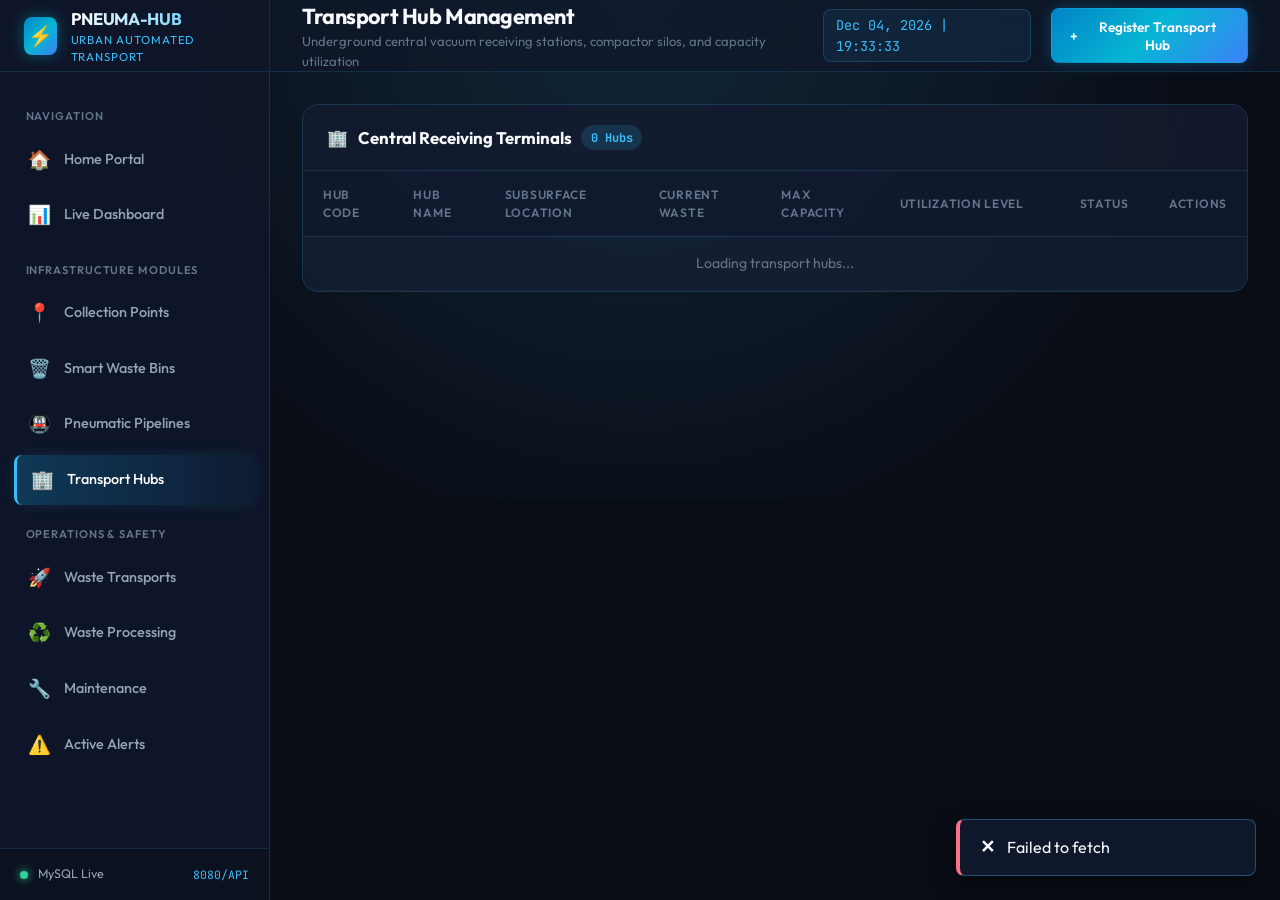
<file: frontend/hubs.html>
<!DOCTYPE html>
<html lang="en">
<head>
    <meta charset="UTF-8">
    <meta name="viewport" content="width=device-width, initial-scale=1.0">
    <title>Transport Hubs | Urban Waste Pneumatic Transport Hub</title>
    <meta name="description" content="Centralized underground waste terminals, compactor vaults, and capacity monitoring.">
    <link rel="stylesheet" href="css/style.css">
</head>
<body>
    <div class="app-container">
        <!-- Sidebar Navigation -->
        <aside class="sidebar">
            <div class="sidebar-header">
                <div class="brand-icon">⚡</div>
                <div class="brand-text">
                    <h2>PNEUMA-HUB</h2>
                    <span>Urban Automated Transport</span>
                </div>
            </div>

            <nav class="sidebar-nav">
                <div class="nav-section-title">Navigation</div>
                <a href="index.html" class="nav-item">
                    <span class="nav-icon">🏠</span>
                    <span>Home Portal</span>
                </a>
                <a href="dashboard.html" class="nav-item">
                    <span class="nav-icon">📊</span>
                    <span>Live Dashboard</span>
                </a>

                <div class="nav-section-title">Infrastructure Modules</div>
                <a href="collection-points.html" class="nav-item">
                    <span class="nav-icon">📍</span>
                    <span>Collection Points</span>
                </a>
                <a href="bins.html" class="nav-item">
                    <span class="nav-icon">🗑️</span>
                    <span>Smart Waste Bins</span>
                </a>
                <a href="pipelines.html" class="nav-item">
                    <span class="nav-icon">🚇</span>
                    <span>Pneumatic Pipelines</span>
                </a>
                <a href="hubs.html" class="nav-item active">
                    <span class="nav-icon">🏢</span>
                    <span>Transport Hubs</span>
                </a>

                <div class="nav-section-title">Operations & Safety</div>
                <a href="transports.html" class="nav-item">
                    <span class="nav-icon">🚀</span>
                    <span>Waste Transports</span>
                </a>
                <a href="processing.html" class="nav-item">
                    <span class="nav-icon">♻️</span>
                    <span>Waste Processing</span>
                </a>
                <a href="maintenance.html" class="nav-item">
                    <span class="nav-icon">🔧</span>
                    <span>Maintenance</span>
                </a>
                <a href="alerts.html" class="nav-item">
                    <span class="nav-icon">⚠️</span>
                    <span>Active Alerts</span>
                    <span class="nav-badge" id="sidebarAlertBadge" style="display:none;">0</span>
                </a>
            </nav>

            <div class="sidebar-footer">
                <div class="system-status">
                    <div class="status-dot"></div>
                    <span>MySQL Live</span>
                </div>
                <span style="font-size: 0.72rem; color: var(--cyan-400); font-family: var(--font-mono);">8080/API</span>
            </div>
        </aside>

        <!-- Main Content -->
        <main class="main-content">
            <header class="top-header">
                <div class="header-left">
                    <div>
                        <h1 class="page-title">Transport Hub Management</h1>
                        <p class="page-subtitle">Underground central vacuum receiving stations, compactor silos, and capacity utilization</p>
                    </div>
                </div>
                <div class="header-right">
                    <div class="time-display" id="liveClock">--:--:--</div>
                    <button class="btn btn-primary" onclick="openCreateHubModal()">
                        <span>+</span> Register Transport Hub
                    </button>
                </div>
            </header>

            <div class="content-body">
                <div class="section-panel">
                    <div class="panel-header">
                        <div class="panel-title">
                            <span>🏢</span> Central Receiving Terminals
                            <span class="panel-title-badge" id="hubsCountBadge">0 Hubs</span>
                        </div>
                    </div>
                    <div class="table-responsive">
                        <table class="data-table">
                            <thead>
                                <tr>
                                    <th>Hub Code</th>
                                    <th>Hub Name</th>
                                    <th>Subsurface Location</th>
                                    <th>Current Waste</th>
                                    <th>Max Capacity</th>
                                    <th style="min-width: 180px;">Utilization Level</th>
                                    <th>Status</th>
                                    <th style="text-align: right;">Actions</th>
                                </tr>
                            </thead>
                            <tbody id="hubTableBody">
                                <tr><td colspan="8" style="text-align: center; color: var(--text-muted);">Loading transport hubs...</td></tr>
                            </tbody>
                        </table>
                    </div>
                </div>
            </div>
        </main>
    </div>

    <!-- Create / Edit Hub Modal -->
    <div class="modal-overlay" id="hubModal">
        <div class="modal-container">
            <div class="modal-header">
                <h3 id="hubModalTitle">Register New Transport Hub</h3>
                <button class="modal-close" onclick="closeModal('hubModal')">&times;</button>
            </div>
            <form id="hubForm" onsubmit="saveHub(event)">
                <div class="modal-body">
                    <input type="hidden" id="hubId">
                    <div class="form-grid">
                        <div class="form-group">
                            <label class="form-label" for="hubCode">Hub Code *</label>
                            <input type="text" id="hubCode" class="form-control" placeholder="e.g. HUB003" required>
                        </div>
                        <div class="form-group">
                            <label class="form-label" for="hubStatus">Status *</label>
                            <select id="hubStatus" class="form-control" required>
                                <option value="ACTIVE">ACTIVE</option>
                                <option value="STANDBY">STANDBY</option>
                                <option value="MAINTENANCE">MAINTENANCE</option>
                                <option value="FULL">FULL</option>
                            </select>
                        </div>
                        <div class="form-group full-width">
                            <label class="form-label" for="hubName">Hub Facility Name *</label>
                            <input type="text" id="hubName" class="form-control" placeholder="e.g. Westside Automated Compactor Terminal" required>
                        </div>
                        <div class="form-group full-width">
                            <label class="form-label" for="hubLocation">Subsurface Vault Location *</label>
                            <input type="text" id="hubLocation" class="form-control" placeholder="e.g. Sub-level 3 West Metro Utility Complex" required>
                        </div>
                        <div class="form-group">
                            <label class="form-label" for="maxCapacity">Maximum Capacity (kg) *</label>
                            <input type="number" step="10" min="100" id="maxCapacity" class="form-control" placeholder="e.g. 10000" required>
                        </div>
                        <div class="form-group">
                            <label class="form-label" for="hubCurrentWaste">Current Waste (kg) *</label>
                            <input type="number" step="1" min="0" id="hubCurrentWaste" class="form-control" placeholder="e.g. 2500" required>
                            <small style="color: var(--text-muted); font-size: 0.72rem;">Utilization &gt;80% triggers Warning, &gt;95% Critical</small>
                        </div>
                    </div>
                </div>
                <div class="modal-footer">
                    <button type="button" class="btn btn-secondary" onclick="closeModal('hubModal')">Cancel</button>
                    <button type="submit" class="btn btn-primary" id="saveHubBtn">Save Hub</button>
                </div>
            </form>
        </div>
    </div>

    <script src="js/app.js"></script>
    <script>
        let allHubs = [];

        async function loadHubs() {
            try {
                allHubs = await apiRequest('/hubs');
                renderHubs(allHubs);
            } catch (e) {
                showToast(e.message, 'error');
            }
        }

        function renderHubs(hubs) {
            document.getElementById('hubsCountBadge').textContent = `${hubs.length} Hubs`;
            const tbody = document.getElementById('hubTableBody');
            if (hubs.length === 0) {
                tbody.innerHTML = `<tr><td colspan="8" style="text-align: center; color: var(--text-muted); padding: 2rem;">No transport hubs found.</td></tr>`;
                return;
            }
            tbody.innerHTML = hubs.map(h => `
                <tr>
                    <td><span class="code-badge">${h.hubCode}</span></td>
                    <td class="primary-cell">${h.hubName}</td>
                    <td><small>${h.location}</small></td>
                    <td><strong>${h.currentWaste}</strong> kg</td>
                    <td>${h.maximumCapacity} kg</td>
                    <td>${getProgressBar(h.utilization, h.currentWaste, h.maximumCapacity, 'kg')}</td>
                    <td>${getStatusBadge(h.status)}</td>
                    <td style="text-align: right;">
                        <div style="display: inline-flex; gap: 0.35rem;">
                            <a href="processing.html?hubId=${h.id}" class="btn btn-primary btn-sm" title="Process Waste">
                                ♻️ Process
                            </a>
                            <button class="btn btn-secondary btn-sm" onclick="openEditHubModal(${h.id})">Edit</button>
                            <button class="btn btn-danger btn-sm" onclick="deleteHub(${h.id}, '${h.hubCode}')">✕</button>
                        </div>
                    </td>
                </tr>
            `).join('');
        }

        function openCreateHubModal() {
            document.getElementById('hubModalTitle').textContent = 'Register New Transport Hub';
            document.getElementById('hubId').value = '';
            document.getElementById('hubCode').value = '';
            document.getElementById('hubCode').disabled = false;
            document.getElementById('hubName').value = '';
            document.getElementById('hubLocation').value = '';
            document.getElementById('maxCapacity').value = '10000';
            document.getElementById('hubCurrentWaste').value = '0';
            document.getElementById('hubStatus').value = 'ACTIVE';
            openModal('hubModal');
        }

        async function openEditHubModal(id) {
            try {
                const h = await apiRequest(`/hubs/${id}`);
                document.getElementById('hubModalTitle').textContent = 'Edit Transport Hub Telemetry';
                document.getElementById('hubId').value = h.id;
                document.getElementById('hubCode').value = h.hubCode;
                document.getElementById('hubName').value = h.hubName;
                document.getElementById('hubLocation').value = h.location;
                document.getElementById('maxCapacity').value = h.maximumCapacity;
                document.getElementById('hubCurrentWaste').value = h.currentWaste;
                document.getElementById('hubStatus').value = h.status;
                openModal('hubModal');
            } catch (e) {
                showToast(e.message, 'error');
            }
        }

        async function saveHub(event) {
            event.preventDefault();
            const id = document.getElementById('hubId').value;
            const payload = {
                hubCode: document.getElementById('hubCode').value.trim(),
                hubName: document.getElementById('hubName').value.trim(),
                location: document.getElementById('hubLocation').value.trim(),
                maximumCapacity: parseFloat(document.getElementById('maxCapacity').value),
                currentWaste: parseFloat(document.getElementById('hubCurrentWaste').value),
                status: document.getElementById('hubStatus').value
            };

            try {
                if (id) {
                    await apiRequest(`/hubs/${id}`, 'PUT', payload);
                    showToast('Transport Hub updated!');
                } else {
                    await apiRequest('/hubs', 'POST', payload);
                    showToast('Transport Hub registered!');
                }
                closeModal('hubModal');
                loadHubs();
            } catch (e) {
                showToast(e.message, 'error');
            }
        }

        async function deleteHub(id, code) {
            if (!confirm(`Are you sure you want to delete Hub ${code}?`)) return;
            try {
                await apiRequest(`/hubs/${id}`, 'DELETE');
                showToast(`Hub ${code} deleted.`);
                loadHubs();
            } catch (e) {
                showToast(e.message, 'error');
            }
        }

        document.addEventListener('DOMContentLoaded', loadHubs);
    </script>
</body>
</html>
</file>
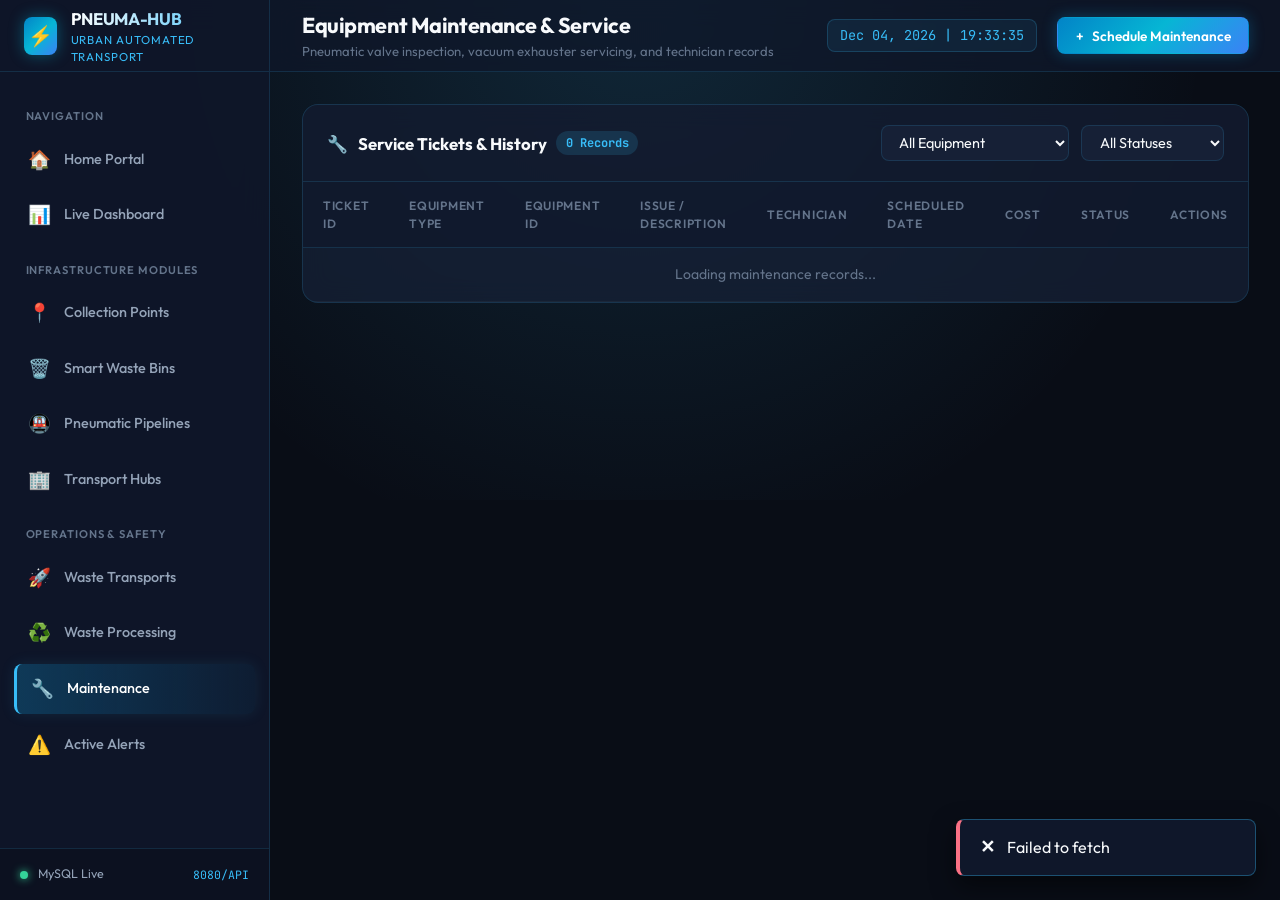
<file: frontend/maintenance.html>
<!DOCTYPE html>
<html lang="en">
<head>
    <meta charset="UTF-8">
    <meta name="viewport" content="width=device-width, initial-scale=1.0">
    <title>Maintenance & Service | Urban Waste Hub</title>
    <meta name="description" content="Manage pneumatic conduit servicing, airlock calibration, and technician logs.">
    <link rel="stylesheet" href="css/style.css">
</head>
<body>
    <div class="app-container">
        <!-- Sidebar Navigation -->
        <aside class="sidebar">
            <div class="sidebar-header">
                <div class="brand-icon">⚡</div>
                <div class="brand-text">
                    <h2>PNEUMA-HUB</h2>
                    <span>Urban Automated Transport</span>
                </div>
            </div>

            <nav class="sidebar-nav">
                <div class="nav-section-title">Navigation</div>
                <a href="index.html" class="nav-item">
                    <span class="nav-icon">🏠</span>
                    <span>Home Portal</span>
                </a>
                <a href="dashboard.html" class="nav-item">
                    <span class="nav-icon">📊</span>
                    <span>Live Dashboard</span>
                </a>

                <div class="nav-section-title">Infrastructure Modules</div>
                <a href="collection-points.html" class="nav-item">
                    <span class="nav-icon">📍</span>
                    <span>Collection Points</span>
                </a>
                <a href="bins.html" class="nav-item">
                    <span class="nav-icon">🗑️</span>
                    <span>Smart Waste Bins</span>
                </a>
                <a href="pipelines.html" class="nav-item">
                    <span class="nav-icon">🚇</span>
                    <span>Pneumatic Pipelines</span>
                </a>
                <a href="hubs.html" class="nav-item">
                    <span class="nav-icon">🏢</span>
                    <span>Transport Hubs</span>
                </a>

                <div class="nav-section-title">Operations & Safety</div>
                <a href="transports.html" class="nav-item">
                    <span class="nav-icon">🚀</span>
                    <span>Waste Transports</span>
                </a>
                <a href="processing.html" class="nav-item">
                    <span class="nav-icon">♻️</span>
                    <span>Waste Processing</span>
                </a>
                <a href="maintenance.html" class="nav-item active">
                    <span class="nav-icon">🔧</span>
                    <span>Maintenance</span>
                </a>
                <a href="alerts.html" class="nav-item">
                    <span class="nav-icon">⚠️</span>
                    <span>Active Alerts</span>
                    <span class="nav-badge" id="sidebarAlertBadge" style="display:none;">0</span>
                </a>
            </nav>

            <div class="sidebar-footer">
                <div class="system-status">
                    <div class="status-dot"></div>
                    <span>MySQL Live</span>
                </div>
                <span style="font-size: 0.72rem; color: var(--cyan-400); font-family: var(--font-mono);">8080/API</span>
            </div>
        </aside>

        <!-- Main Content -->
        <main class="main-content">
            <header class="top-header">
                <div class="header-left">
                    <div>
                        <h1 class="page-title">Equipment Maintenance & Service</h1>
                        <p class="page-subtitle">Pneumatic valve inspection, vacuum exhauster servicing, and technician records</p>
                    </div>
                </div>
                <div class="header-right">
                    <div class="time-display" id="liveClock">--:--:--</div>
                    <button class="btn btn-primary" onclick="openCreateMntModal()">
                        <span>+</span> Schedule Maintenance
                    </button>
                </div>
            </header>

            <div class="content-body">
                <div class="section-panel">
                    <div class="panel-header">
                        <div class="panel-title">
                            <span>🔧</span> Service Tickets & History
                            <span class="panel-title-badge" id="mntCountBadge">0 Records</span>
                        </div>
                        <div class="panel-actions">
                            <select id="filterEquipType" class="form-control" onchange="filterMnt()" style="padding: 0.45rem 0.85rem;">
                                <option value="">All Equipment</option>
                                <option value="PIPELINE">PIPELINE</option>
                                <option value="TRANSPORT_HUB">TRANSPORT_HUB</option>
                                <option value="COLLECTION_POINT">COLLECTION_POINT</option>
                                <option value="WASTE_BIN">WASTE_BIN</option>
                            </select>
                            <select id="filterMntStatus" class="form-control" onchange="filterMnt()" style="padding: 0.45rem 0.85rem;">
                                <option value="">All Statuses</option>
                                <option value="PENDING">PENDING</option>
                                <option value="IN_PROGRESS">IN_PROGRESS</option>
                                <option value="COMPLETED">COMPLETED</option>
                            </select>
                        </div>
                    </div>
                    <div class="table-responsive">
                        <table class="data-table">
                            <thead>
                                <tr>
                                    <th>Ticket ID</th>
                                    <th>Equipment Type</th>
                                    <th>Equipment ID</th>
                                    <th>Issue / Description</th>
                                    <th>Technician</th>
                                    <th>Scheduled Date</th>
                                    <th>Cost</th>
                                    <th>Status</th>
                                    <th style="text-align: right;">Actions</th>
                                </tr>
                            </thead>
                            <tbody id="mntTableBody">
                                <tr><td colspan="9" style="text-align: center; color: var(--text-muted);">Loading maintenance records...</td></tr>
                            </tbody>
                        </table>
                    </div>
                </div>
            </div>
        </main>
    </div>

    <!-- Create / Edit Maintenance Modal -->
    <div class="modal-overlay" id="mntModal">
        <div class="modal-container">
            <div class="modal-header">
                <h3 id="mntModalTitle">Schedule Equipment Maintenance</h3>
                <button class="modal-close" onclick="closeModal('mntModal')">&times;</button>
            </div>
            <form id="mntForm" onsubmit="saveMaintenance(event)">
                <div class="modal-body">
                    <input type="hidden" id="mntId">
                    <div class="form-grid">
                        <div class="form-group">
                            <label class="form-label" for="mntEquipType">Equipment Type *</label>
                            <select id="mntEquipType" class="form-control" required>
                                <option value="PIPELINE">PIPELINE</option>
                                <option value="TRANSPORT_HUB">TRANSPORT_HUB</option>
                                <option value="COLLECTION_POINT">COLLECTION_POINT</option>
                                <option value="WASTE_BIN">WASTE_BIN</option>
                            </select>
                        </div>
                        <div class="form-group">
                            <label class="form-label" for="mntEquipId">Equipment ID / Code *</label>
                            <input type="text" id="mntEquipId" class="form-control" placeholder="e.g. PL005 or BIN002" required>
                        </div>
                        <div class="form-group full-width">
                            <label class="form-label" for="mntDesc">Service Description *</label>
                            <input type="text" id="mntDesc" class="form-control" placeholder="e.g. Vacuum seal calibration and sensor check" required>
                        </div>
                        <div class="form-group">
                            <label class="form-label" for="mntTechnician">Lead Technician *</label>
                            <input type="text" id="mntTechnician" class="form-control" placeholder="e.g. Marcus Vance" required>
                        </div>
                        <div class="form-group">
                            <label class="form-label" for="mntCost">Estimated Cost ($) *</label>
                            <input type="number" step="1" min="0" id="mntCost" class="form-control" placeholder="e.g. 250" required>
                        </div>
                        <div class="form-group">
                            <label class="form-label" for="mntDate">Maintenance Date *</label>
                            <input type="date" id="mntDate" class="form-control" required>
                        </div>
                        <div class="form-group">
                            <label class="form-label" for="mntStatus">Ticket Status *</label>
                            <select id="mntStatus" class="form-control" required>
                                <option value="PENDING">PENDING</option>
                                <option value="IN_PROGRESS">IN_PROGRESS</option>
                                <option value="COMPLETED">COMPLETED</option>
                                <option value="CANCELLED">CANCELLED</option>
                            </select>
                        </div>
                    </div>
                </div>
                <div class="modal-footer">
                    <button type="button" class="btn btn-secondary" onclick="closeModal('mntModal')">Cancel</button>
                    <button type="submit" class="btn btn-primary" id="saveMntBtn">Save Ticket</button>
                </div>
            </form>
        </div>
    </div>

    <script src="js/app.js"></script>
    <script>
        let allMnt = [];

        async function loadMaintenance() {
            try {
                allMnt = await apiRequest('/maintenance');
                renderMaintenance(allMnt);
            } catch (e) {
                showToast(e.message, 'error');
            }
        }

        function renderMaintenance(list) {
            document.getElementById('mntCountBadge').textContent = `${list.length} Records`;
            const tbody = document.getElementById('mntTableBody');
            if (list.length === 0) {
                tbody.innerHTML = `<tr><td colspan="9" style="text-align: center; color: var(--text-muted); padding: 2rem;">No maintenance records found.</td></tr>`;
                return;
            }
            tbody.innerHTML = list.map(m => `
                <tr>
                    <td><span class="code-badge">MNT-${String(m.id).padStart(4, '0')}</span></td>
                    <td><span class="badge badge-inactive">${m.equipmentType}</span></td>
                    <td class="primary-cell"><strong>${m.equipmentId}</strong></td>
                    <td>${m.description}</td>
                    <td>${m.technician}</td>
                    <td>${m.maintenanceDate}</td>
                    <td>$${m.cost}</td>
                    <td>${getStatusBadge(m.status)}</td>
                    <td style="text-align: right;">
                        <button class="btn btn-secondary btn-sm" onclick="openEditMntModal(${m.id})">Edit</button>
                        <button class="btn btn-danger btn-sm" onclick="deleteMnt(${m.id})">✕</button>
                    </td>
                </tr>
            `).join('');
        }

        function filterMnt() {
            const eqType = document.getElementById('filterEquipType').value;
            const status = document.getElementById('filterMntStatus').value;
            let filtered = allMnt;
            if (eqType) {
                filtered = filtered.filter(m => m.equipmentType === eqType);
            }
            if (status) {
                filtered = filtered.filter(m => m.status === status);
            }
            renderMaintenance(filtered);
        }

        function openCreateMntModal() {
            document.getElementById('mntModalTitle').textContent = 'Schedule Equipment Maintenance';
            document.getElementById('mntId').value = '';
            document.getElementById('mntEquipType').value = 'PIPELINE';
            document.getElementById('mntEquipId').value = '';
            document.getElementById('mntDesc').value = '';
            document.getElementById('mntTechnician').value = '';
            document.getElementById('mntCost').value = '150';
            document.getElementById('mntDate').value = new Date().toISOString().split('T')[0];
            document.getElementById('mntStatus').value = 'PENDING';
            openModal('mntModal');
        }

        async function openEditMntModal(id) {
            try {
                const m = await apiRequest(`/maintenance/${id}`);
                document.getElementById('mntModalTitle').textContent = 'Edit Maintenance Ticket';
                document.getElementById('mntId').value = m.id;
                document.getElementById('mntEquipType').value = m.equipmentType;
                document.getElementById('mntEquipId').value = m.equipmentId;
                document.getElementById('mntDesc').value = m.description;
                document.getElementById('mntTechnician').value = m.technician;
                document.getElementById('mntCost').value = m.cost;
                document.getElementById('mntDate').value = m.maintenanceDate;
                document.getElementById('mntStatus').value = m.status;
                openModal('mntModal');
            } catch (e) {
                showToast(e.message, 'error');
            }
        }

        async function saveMaintenance(event) {
            event.preventDefault();
            const id = document.getElementById('mntId').value;
            const payload = {
                equipmentType: document.getElementById('mntEquipType').value,
                equipmentId: document.getElementById('mntEquipId').value.trim(),
                description: document.getElementById('mntDesc').value.trim(),
                technician: document.getElementById('mntTechnician').value.trim(),
                cost: parseFloat(document.getElementById('mntCost').value),
                maintenanceDate: document.getElementById('mntDate').value,
                status: document.getElementById('mntStatus').value
            };

            try {
                if (id) {
                    await apiRequest(`/maintenance/${id}`, 'PUT', payload);
                    showToast('Maintenance ticket updated!');
                } else {
                    await apiRequest('/maintenance', 'POST', payload);
                    showToast('Maintenance ticket created!');
                }
                closeModal('mntModal');
                loadMaintenance();
            } catch (e) {
                showToast(e.message, 'error');
            }
        }

        async function deleteMnt(id) {
            if (!confirm(`Are you sure you want to delete maintenance ticket MNT-${id}?`)) return;
            try {
                await apiRequest(`/maintenance/${id}`, 'DELETE');
                showToast(`Ticket deleted.`);
                loadMaintenance();
            } catch (e) {
                showToast(e.message, 'error');
            }
        }

        document.addEventListener('DOMContentLoaded', loadMaintenance);
    </script>
</body>
</html>
</file>
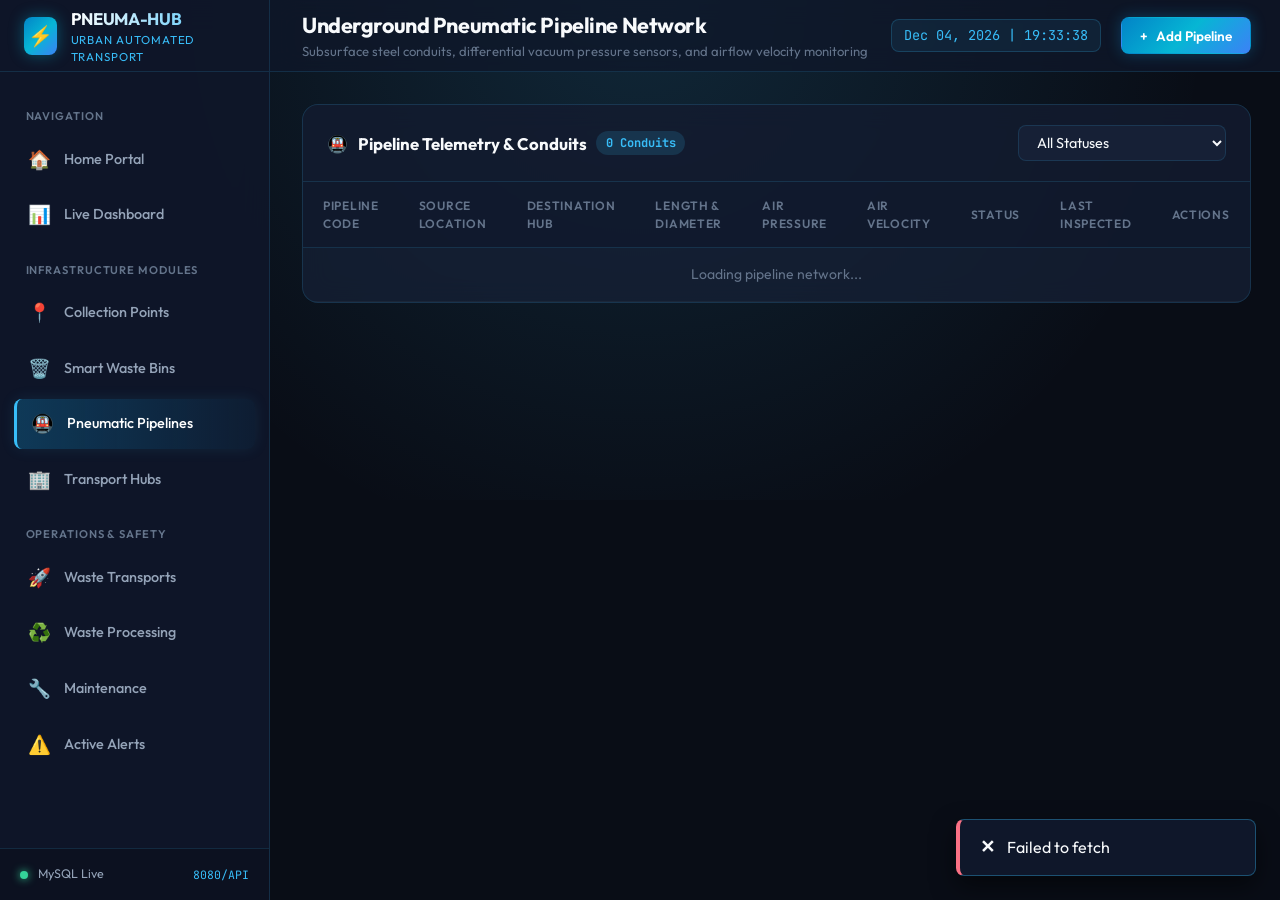
<file: frontend/pipelines.html>
<!DOCTYPE html>
<html lang="en">
<head>
    <meta charset="UTF-8">
    <meta name="viewport" content="width=device-width, initial-scale=1.0">
    <title>Pneumatic Pipelines | Urban Waste Transport Hub</title>
    <meta name="description" content="Underground vacuum pneumatic conduit network telemetry and status monitoring.">
    <link rel="stylesheet" href="css/style.css">
</head>
<body>
    <div class="app-container">
        <!-- Sidebar Navigation -->
        <aside class="sidebar">
            <div class="sidebar-header">
                <div class="brand-icon">⚡</div>
                <div class="brand-text">
                    <h2>PNEUMA-HUB</h2>
                    <span>Urban Automated Transport</span>
                </div>
            </div>

            <nav class="sidebar-nav">
                <div class="nav-section-title">Navigation</div>
                <a href="index.html" class="nav-item">
                    <span class="nav-icon">🏠</span>
                    <span>Home Portal</span>
                </a>
                <a href="dashboard.html" class="nav-item">
                    <span class="nav-icon">📊</span>
                    <span>Live Dashboard</span>
                </a>

                <div class="nav-section-title">Infrastructure Modules</div>
                <a href="collection-points.html" class="nav-item">
                    <span class="nav-icon">📍</span>
                    <span>Collection Points</span>
                </a>
                <a href="bins.html" class="nav-item">
                    <span class="nav-icon">🗑️</span>
                    <span>Smart Waste Bins</span>
                </a>
                <a href="pipelines.html" class="nav-item active">
                    <span class="nav-icon">🚇</span>
                    <span>Pneumatic Pipelines</span>
                </a>
                <a href="hubs.html" class="nav-item">
                    <span class="nav-icon">🏢</span>
                    <span>Transport Hubs</span>
                </a>

                <div class="nav-section-title">Operations & Safety</div>
                <a href="transports.html" class="nav-item">
                    <span class="nav-icon">🚀</span>
                    <span>Waste Transports</span>
                </a>
                <a href="processing.html" class="nav-item">
                    <span class="nav-icon">♻️</span>
                    <span>Waste Processing</span>
                </a>
                <a href="maintenance.html" class="nav-item">
                    <span class="nav-icon">🔧</span>
                    <span>Maintenance</span>
                </a>
                <a href="alerts.html" class="nav-item">
                    <span class="nav-icon">⚠️</span>
                    <span>Active Alerts</span>
                    <span class="nav-badge" id="sidebarAlertBadge" style="display:none;">0</span>
                </a>
            </nav>

            <div class="sidebar-footer">
                <div class="system-status">
                    <div class="status-dot"></div>
                    <span>MySQL Live</span>
                </div>
                <span style="font-size: 0.72rem; color: var(--cyan-400); font-family: var(--font-mono);">8080/API</span>
            </div>
        </aside>

        <!-- Main Content -->
        <main class="main-content">
            <header class="top-header">
                <div class="header-left">
                    <div>
                        <h1 class="page-title">Underground Pneumatic Pipeline Network</h1>
                        <p class="page-subtitle">Subsurface steel conduits, differential vacuum pressure sensors, and airflow velocity monitoring</p>
                    </div>
                </div>
                <div class="header-right">
                    <div class="time-display" id="liveClock">--:--:--</div>
                    <button class="btn btn-primary" onclick="openCreatePipeModal()">
                        <span>+</span> Add Pipeline
                    </button>
                </div>
            </header>

            <div class="content-body">
                <div class="section-panel">
                    <div class="panel-header">
                        <div class="panel-title">
                            <span>🚇</span> Pipeline Telemetry & Conduits
                            <span class="panel-title-badge" id="pipesCountBadge">0 Conduits</span>
                        </div>
                        <div class="panel-actions">
                            <select id="filterPipeStatus" class="form-control" onchange="filterPipes()" style="padding: 0.45rem 0.85rem;">
                                <option value="">All Statuses</option>
                                <option value="ACTIVE">ACTIVE</option>
                                <option value="INACTIVE">INACTIVE</option>
                                <option value="BLOCKED">BLOCKED (Alert Trigger)</option>
                                <option value="MAINTENANCE">MAINTENANCE</option>
                            </select>
                        </div>
                    </div>
                    <div class="table-responsive">
                        <table class="data-table">
                            <thead>
                                <tr>
                                    <th>Pipeline Code</th>
                                    <th>Source Location</th>
                                    <th>Destination Hub</th>
                                    <th>Length & Diameter</th>
                                    <th>Air Pressure</th>
                                    <th>Air Velocity</th>
                                    <th>Status</th>
                                    <th>Last Inspected</th>
                                    <th style="text-align: right;">Actions</th>
                                </tr>
                            </thead>
                            <tbody id="pipeTableBody">
                                <tr><td colspan="9" style="text-align: center; color: var(--text-muted);">Loading pipeline network...</td></tr>
                            </tbody>
                        </table>
                    </div>
                </div>
            </div>
        </main>
    </div>

    <!-- Create / Edit Pipeline Modal -->
    <div class="modal-overlay" id="pipeModal">
        <div class="modal-container">
            <div class="modal-header">
                <h3 id="pipeModalTitle">Add New Pneumatic Pipeline</h3>
                <button class="modal-close" onclick="closeModal('pipeModal')">&times;</button>
            </div>
            <form id="pipeForm" onsubmit="savePipeline(event)">
                <div class="modal-body">
                    <input type="hidden" id="pipeId">
                    <div class="form-grid">
                        <div class="form-group">
                            <label class="form-label" for="pipelineCode">Pipeline Code *</label>
                            <input type="text" id="pipelineCode" class="form-control" placeholder="e.g. PL006" required>
                        </div>
                        <div class="form-group">
                            <label class="form-label" for="pipeStatus">Operational Status *</label>
                            <select id="pipeStatus" class="form-control" required>
                                <option value="ACTIVE">ACTIVE</option>
                                <option value="INACTIVE">INACTIVE</option>
                                <option value="BLOCKED">BLOCKED (Triggers Critical Alert)</option>
                                <option value="MAINTENANCE">MAINTENANCE</option>
                            </select>
                        </div>
                        <div class="form-group">
                            <label class="form-label" for="sourcePoint">Source Point / Inlets *</label>
                            <input type="text" id="sourcePoint" class="form-control" placeholder="e.g. CP001 - Central Plaza" required>
                        </div>
                        <div class="form-group">
                            <label class="form-label" for="destinationHub">Destination Hub *</label>
                            <input type="text" id="destinationHub" class="form-control" placeholder="e.g. HUB001 - Central Alpha" required>
                        </div>
                        <div class="form-group">
                            <label class="form-label" for="pipeLength">Length (meters) *</label>
                            <input type="number" step="1" min="1" id="pipeLength" class="form-control" placeholder="e.g. 1500" required>
                        </div>
                        <div class="form-group">
                            <label class="form-label" for="pipeDiameter">Diameter (cm) *</label>
                            <input type="number" step="1" min="10" id="pipeDiameter" class="form-control" placeholder="e.g. 50" required>
                        </div>
                        <div class="form-group">
                            <label class="form-label" for="airPressure">Air Pressure (bar) *</label>
                            <input type="number" step="0.1" min="0" id="airPressure" class="form-control" placeholder="e.g. 2.5" required>
                            <small style="color: var(--text-muted); font-size: 0.72rem;">Normal: 2.0–3.5 bar | Low: &lt;1.8 | High: &gt;3.8</small>
                        </div>
                        <div class="form-group">
                            <label class="form-label" for="airVelocity">Airflow Velocity (m/s) *</label>
                            <input type="number" step="0.5" min="0" id="airVelocity" class="form-control" placeholder="e.g. 25.0" required>
                            <small style="color: var(--text-muted); font-size: 0.72rem;">Standard capsule flow: 20–30 m/s</small>
                        </div>
                        <div class="form-group full-width">
                            <label class="form-label" for="lastInspectionDate">Last Inspection Date</label>
                            <input type="date" id="lastInspectionDate" class="form-control">
                        </div>
                    </div>
                </div>
                <div class="modal-footer">
                    <button type="button" class="btn btn-secondary" onclick="closeModal('pipeModal')">Cancel</button>
                    <button type="submit" class="btn btn-primary" id="savePipeBtn">Save Pipeline</button>
                </div>
            </form>
        </div>
    </div>

    <script src="js/app.js"></script>
    <script>
        let allPipelines = [];

        async function loadPipelines() {
            try {
                allPipelines = await apiRequest('/pipelines');
                renderPipelines(allPipelines);
            } catch (e) {
                showToast(e.message, 'error');
            }
        }

        function renderPipelines(pipes) {
            document.getElementById('pipesCountBadge').textContent = `${pipes.length} Conduits`;
            const tbody = document.getElementById('pipeTableBody');
            if (pipes.length === 0) {
                tbody.innerHTML = `<tr><td colspan="9" style="text-align: center; color: var(--text-muted); padding: 2rem;">No pipelines found.</td></tr>`;
                return;
            }
            tbody.innerHTML = pipes.map(p => `
                <tr>
                    <td><span class="code-badge">${p.pipelineCode}</span></td>
                    <td class="primary-cell">${p.sourcePoint}</td>
                    <td><strong>${p.destinationHub}</strong></td>
                    <td>${p.length} m / ⌀${p.diameter} cm</td>
                    <td>
                        <strong style="color: ${p.airPressure < 1.8 ? 'var(--amber-400)' : p.airPressure > 3.8 ? 'var(--rose-400)' : 'var(--cyan-400)'};">
                            ${p.airPressure} bar
                        </strong>
                    </td>
                    <td>${p.airVelocity} m/s</td>
                    <td>${getStatusBadge(p.status)}</td>
                    <td>${p.lastInspectionDate || '—'}</td>
                    <td style="text-align: right;">
                        <button class="btn btn-secondary btn-sm" onclick="openEditPipeModal(${p.id})">Edit</button>
                        <button class="btn btn-danger btn-sm" onclick="deletePipe(${p.id}, '${p.pipelineCode}')">✕</button>
                    </td>
                </tr>
            `).join('');
        }

        function filterPipes() {
            const status = document.getElementById('filterPipeStatus').value;
            let filtered = allPipelines;
            if (status) {
                filtered = filtered.filter(p => p.status === status);
            }
            renderPipelines(filtered);
        }

        function openCreatePipeModal() {
            document.getElementById('pipeModalTitle').textContent = 'Add New Pneumatic Pipeline';
            document.getElementById('pipeId').value = '';
            document.getElementById('pipelineCode').value = '';
            document.getElementById('pipelineCode').disabled = false;
            document.getElementById('sourcePoint').value = '';
            document.getElementById('destinationHub').value = '';
            document.getElementById('pipeLength').value = '1200';
            document.getElementById('pipeDiameter').value = '50';
            document.getElementById('airPressure').value = '2.5';
            document.getElementById('airVelocity').value = '25.0';
            document.getElementById('pipeStatus').value = 'ACTIVE';
            document.getElementById('lastInspectionDate').value = new Date().toISOString().split('T')[0];
            openModal('pipeModal');
        }

        async function openEditPipeModal(id) {
            try {
                const p = await apiRequest(`/pipelines/${id}`);
                document.getElementById('pipeModalTitle').textContent = 'Edit Pipeline Telemetry';
                document.getElementById('pipeId').value = p.id;
                document.getElementById('pipelineCode').value = p.pipelineCode;
                document.getElementById('sourcePoint').value = p.sourcePoint;
                document.getElementById('destinationHub').value = p.destinationHub;
                document.getElementById('pipeLength').value = p.length;
                document.getElementById('pipeDiameter').value = p.diameter;
                document.getElementById('airPressure').value = p.airPressure;
                document.getElementById('airVelocity').value = p.airVelocity;
                document.getElementById('pipeStatus').value = p.status;
                document.getElementById('lastInspectionDate').value = p.lastInspectionDate || '';
                openModal('pipeModal');
            } catch (e) {
                showToast(e.message, 'error');
            }
        }

        async function savePipeline(event) {
            event.preventDefault();
            const id = document.getElementById('pipeId').value;
            const payload = {
                pipelineCode: document.getElementById('pipelineCode').value.trim(),
                sourcePoint: document.getElementById('sourcePoint').value.trim(),
                destinationHub: document.getElementById('destinationHub').value.trim(),
                length: parseFloat(document.getElementById('pipeLength').value),
                diameter: parseFloat(document.getElementById('pipeDiameter').value),
                airPressure: parseFloat(document.getElementById('airPressure').value),
                airVelocity: parseFloat(document.getElementById('airVelocity').value),
                status: document.getElementById('pipeStatus').value,
                lastInspectionDate: document.getElementById('lastInspectionDate').value || null
            };

            try {
                if (id) {
                    await apiRequest(`/pipelines/${id}`, 'PUT', payload);
                    showToast('Pipeline telemetry updated!');
                } else {
                    await apiRequest('/pipelines', 'POST', payload);
                    showToast('Pneumatic pipeline registered!');
                }
                closeModal('pipeModal');
                loadPipelines();
            } catch (e) {
                showToast(e.message, 'error');
            }
        }

        async function deletePipe(id, code) {
            if (!confirm(`Are you sure you want to delete Pipeline ${code}?`)) return;
            try {
                await apiRequest(`/pipelines/${id}`, 'DELETE');
                showToast(`Pipeline ${code} deleted.`);
                loadPipelines();
            } catch (e) {
                showToast(e.message, 'error');
            }
        }

        document.addEventListener('DOMContentLoaded', loadPipelines);
    </script>
</body>
</html>
</file>
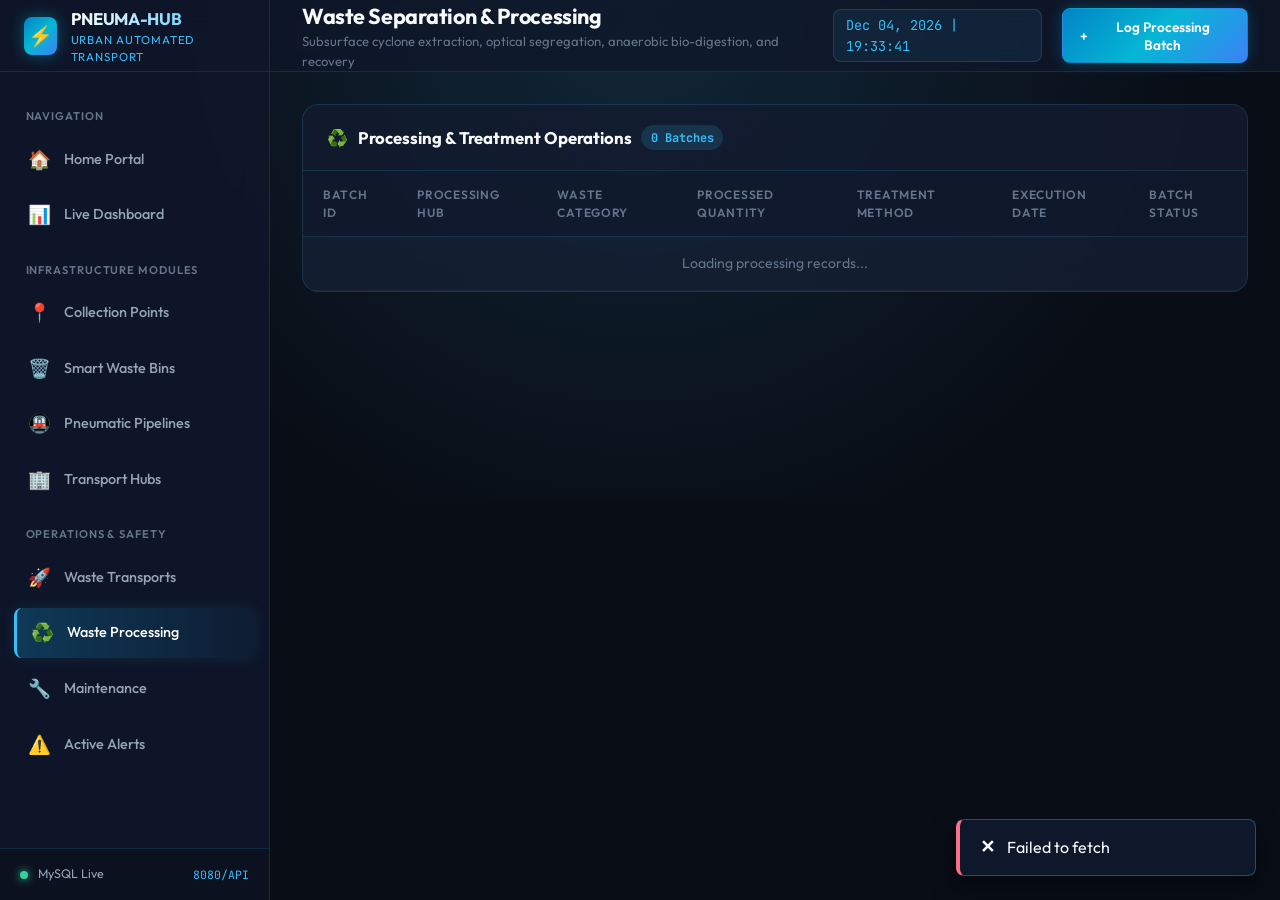
<file: frontend/processing.html>
<!DOCTYPE html>
<html lang="en">
<head>
    <meta charset="UTF-8">
    <meta name="viewport" content="width=device-width, initial-scale=1.0">
    <title>Waste Processing | Urban Waste Pneumatic Transport Hub</title>
    <meta name="description" content="Central Hub Waste Segregation, Digestion, Recycling, and Material Recovery.">
    <link rel="stylesheet" href="css/style.css">
</head>
<body>
    <div class="app-container">
        <!-- Sidebar Navigation -->
        <aside class="sidebar">
            <div class="sidebar-header">
                <div class="brand-icon">⚡</div>
                <div class="brand-text">
                    <h2>PNEUMA-HUB</h2>
                    <span>Urban Automated Transport</span>
                </div>
            </div>

            <nav class="sidebar-nav">
                <div class="nav-section-title">Navigation</div>
                <a href="index.html" class="nav-item">
                    <span class="nav-icon">🏠</span>
                    <span>Home Portal</span>
                </a>
                <a href="dashboard.html" class="nav-item">
                    <span class="nav-icon">📊</span>
                    <span>Live Dashboard</span>
                </a>

                <div class="nav-section-title">Infrastructure Modules</div>
                <a href="collection-points.html" class="nav-item">
                    <span class="nav-icon">📍</span>
                    <span>Collection Points</span>
                </a>
                <a href="bins.html" class="nav-item">
                    <span class="nav-icon">🗑️</span>
                    <span>Smart Waste Bins</span>
                </a>
                <a href="pipelines.html" class="nav-item">
                    <span class="nav-icon">🚇</span>
                    <span>Pneumatic Pipelines</span>
                </a>
                <a href="hubs.html" class="nav-item">
                    <span class="nav-icon">🏢</span>
                    <span>Transport Hubs</span>
                </a>

                <div class="nav-section-title">Operations & Safety</div>
                <a href="transports.html" class="nav-item">
                    <span class="nav-icon">🚀</span>
                    <span>Waste Transports</span>
                </a>
                <a href="processing.html" class="nav-item active">
                    <span class="nav-icon">♻️</span>
                    <span>Waste Processing</span>
                </a>
                <a href="maintenance.html" class="nav-item">
                    <span class="nav-icon">🔧</span>
                    <span>Maintenance</span>
                </a>
                <a href="alerts.html" class="nav-item">
                    <span class="nav-icon">⚠️</span>
                    <span>Active Alerts</span>
                    <span class="nav-badge" id="sidebarAlertBadge" style="display:none;">0</span>
                </a>
            </nav>

            <div class="sidebar-footer">
                <div class="system-status">
                    <div class="status-dot"></div>
                    <span>MySQL Live</span>
                </div>
                <span style="font-size: 0.72rem; color: var(--cyan-400); font-family: var(--font-mono);">8080/API</span>
            </div>
        </aside>

        <!-- Main Content -->
        <main class="main-content">
            <header class="top-header">
                <div class="header-left">
                    <div>
                        <h1 class="page-title">Waste Separation & Processing</h1>
                        <p class="page-subtitle">Subsurface cyclone extraction, optical segregation, anaerobic bio-digestion, and recovery</p>
                    </div>
                </div>
                <div class="header-right">
                    <div class="time-display" id="liveClock">--:--:--</div>
                    <button class="btn btn-primary" onclick="openProcessModal()">
                        <span>+</span> Log Processing Batch
                    </button>
                </div>
            </header>

            <div class="content-body">
                <div class="section-panel">
                    <div class="panel-header">
                        <div class="panel-title">
                            <span>♻️</span> Processing & Treatment Operations
                            <span class="panel-title-badge" id="procCountBadge">0 Batches</span>
                        </div>
                    </div>
                    <div class="table-responsive">
                        <table class="data-table">
                            <thead>
                                <tr>
                                    <th>Batch ID</th>
                                    <th>Processing Hub</th>
                                    <th>Waste Category</th>
                                    <th>Processed Quantity</th>
                                    <th>Treatment Method</th>
                                    <th>Execution Date</th>
                                    <th>Batch Status</th>
                                </tr>
                            </thead>
                            <tbody id="procTableBody">
                                <tr><td colspan="7" style="text-align: center; color: var(--text-muted);">Loading processing records...</td></tr>
                            </tbody>
                        </table>
                    </div>
                </div>
            </div>
        </main>
    </div>

    <!-- Create Processing Modal -->
    <div class="modal-overlay" id="procModal">
        <div class="modal-container">
            <div class="modal-header">
                <h3>Log Central Hub Processing Batch</h3>
                <button class="modal-close" onclick="closeModal('procModal')">&times;</button>
            </div>
            <form id="procForm" onsubmit="saveProcessing(event)">
                <div class="modal-body">
                    <div class="form-grid">
                        <div class="form-group full-width">
                            <label class="form-label" for="procHubSelect">Target Transport Hub *</label>
                            <select id="procHubSelect" class="form-control" required>
                                <option value="">Select Hub with stored waste...</option>
                            </select>
                        </div>
                        <div class="form-group">
                            <label class="form-label" for="procWasteType">Waste Type *</label>
                            <select id="procWasteType" class="form-control" required>
                                <option value="ORGANIC">ORGANIC</option>
                                <option value="RECYCLABLE">RECYCLABLE</option>
                                <option value="PLASTIC">PLASTIC</option>
                                <option value="PAPER">PAPER</option>
                                <option value="GENERAL">GENERAL</option>
                                <option value="HAZARDOUS">HAZARDOUS</option>
                            </select>
                        </div>
                        <div class="form-group">
                            <label class="form-label" for="procQuantity">Quantity to Process (kg) *</label>
                            <input type="number" step="0.1" min="0.1" id="procQuantity" class="form-control" placeholder="e.g. 500" required>
                        </div>
                        <div class="form-group full-width">
                            <label class="form-label" for="procMethod">Processing Method *</label>
                            <select id="procMethod" class="form-control" required>
                                <option value="ANAEROBIC_BIO_DIGESTION">Anaerobic Bio-Digestion (Organic)</option>
                                <option value="AUTOMATED_OPTICAL_SORTING">Automated Optical Sorting (Recyclable)</option>
                                <option value="PELLETIZING_RECOVERY">Shredding & Pelletizing (Plastic)</option>
                                <option value="HYDRAULIC_BALING">Hydraulic Compression & Baling (Paper)</option>
                                <option value="REFUSE_DERIVED_FUEL_CONVERSION">Refuse-Derived Fuel Gasification (General)</option>
                                <option value="HIGH_TEMP_PLASMA_GASIFICATION">High-Temp Plasma Vitrification (Hazardous)</option>
                            </select>
                        </div>
                        <div class="form-group full-width">
                            <label class="form-label" for="procStatus">Status *</label>
                            <select id="procStatus" class="form-control" required>
                                <option value="COMPLETED">COMPLETED (Deducts waste from Hub immediately)</option>
                                <option value="IN_PROGRESS">IN_PROGRESS</option>
                                <option value="PENDING">PENDING</option>
                            </select>
                        </div>
                    </div>
                </div>
                <div class="modal-footer">
                    <button type="button" class="btn btn-secondary" onclick="closeModal('procModal')">Cancel</button>
                    <button type="submit" class="btn btn-primary" id="saveProcBtn">Execute Processing</button>
                </div>
            </form>
        </div>
    </div>

    <script src="js/app.js"></script>
    <script>
        let hubsList = [];

        async function loadProcessingData() {
            try {
                const [records, hubs] = await Promise.all([
                    apiRequest('/processing'),
                    apiRequest('/hubs')
                ]);
                hubsList = hubs;
                populateHubDropdown();
                renderProcessing(records);

                // Check query param (?hubId=...)
                const urlParams = new URLSearchParams(window.location.search);
                const queryHubId = urlParams.get('hubId');
                if (queryHubId) {
                    openProcessModal();
                    document.getElementById('procHubSelect').value = queryHubId;
                }
            } catch (e) {
                showToast(e.message, 'error');
            }
        }

        function populateHubDropdown() {
            const sel = document.getElementById('procHubSelect');
            sel.innerHTML = '<option value="">Select Hub...</option>' +
                hubsList.map(h => `
                    <option value="${h.id}">
                        ${h.hubCode} - ${h.hubName} (Holding: ${h.currentWaste} kg / ${h.maximumCapacity} kg)
                    </option>
                `).join('');
        }

        function renderProcessing(records) {
            document.getElementById('procCountBadge').textContent = `${records.length} Batches`;
            const tbody = document.getElementById('procTableBody');
            if (records.length === 0) {
                tbody.innerHTML = `<tr><td colspan="7" style="text-align: center; color: var(--text-muted); padding: 2rem;">No processing batches recorded yet.</td></tr>`;
                return;
            }
            tbody.innerHTML = records.map(r => `
                <tr>
                    <td><span class="code-badge">PRC-${String(r.id).padStart(4, '0')}</span></td>
                    <td class="primary-cell">${r.hub ? r.hub.hubCode + ' - ' + r.hub.hubName : '—'}</td>
                    <td>${getWasteTag(r.wasteType)}</td>
                    <td><strong>${r.quantity}</strong> kg</td>
                    <td>${r.processingMethod ? r.processingMethod.replace(/_/g, ' ') : '—'}</td>
                    <td>${formatDateTime(r.processingDate)}</td>
                    <td>${getStatusBadge(r.status)}</td>
                </tr>
            `).join('');
        }

        function openProcessModal() {
            document.getElementById('procHubSelect').value = '';
            document.getElementById('procWasteType').value = 'ORGANIC';
            document.getElementById('procQuantity').value = '';
            document.getElementById('procMethod').value = 'ANAEROBIC_BIO_DIGESTION';
            document.getElementById('procStatus').value = 'COMPLETED';
            openModal('procModal');
        }

        async function saveProcessing(event) {
            event.preventDefault();
            const hubId = parseInt(document.getElementById('procHubSelect').value);
            const wasteType = document.getElementById('procWasteType').value;
            const quantity = parseFloat(document.getElementById('procQuantity').value);
            const processingMethod = document.getElementById('procMethod').value;
            const status = document.getElementById('procStatus').value;

            try {
                await apiRequest('/processing', 'POST', {
                    hubId, wasteType, quantity, processingMethod, status
                });
                showToast(`Batch processed successfully! Stored waste deducted from Hub.`);
                closeModal('procModal');
                loadProcessingData();
            } catch (e) {
                showToast(e.message, 'error');
            }
        }

        document.addEventListener('DOMContentLoaded', loadProcessingData);
    </script>
</body>
</html>
</file>
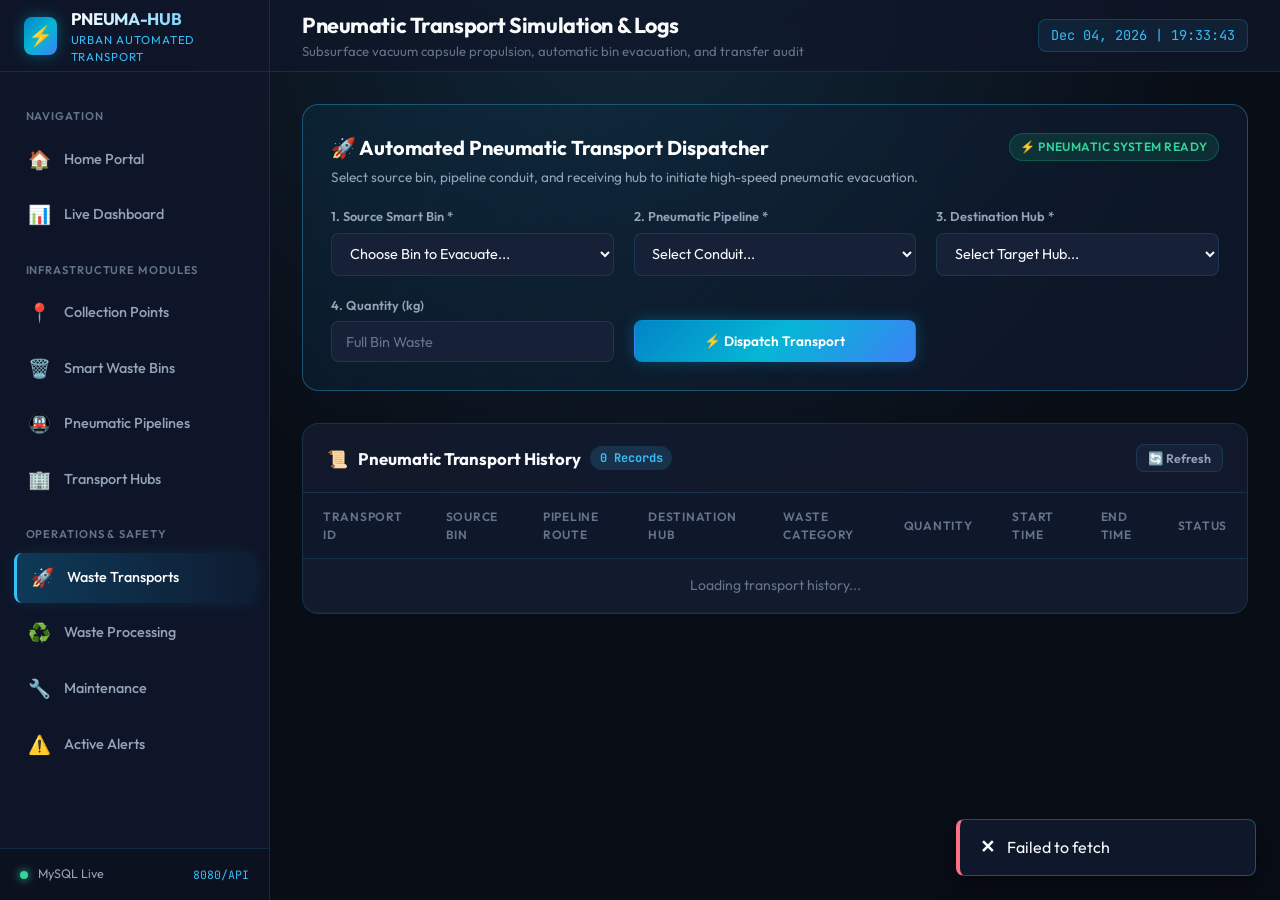
<file: frontend/transports.html>
<!DOCTYPE html>
<html lang="en">
<head>
    <meta charset="UTF-8">
    <meta name="viewport" content="width=device-width, initial-scale=1.0">
    <title>Waste Transports & Simulation | Urban Waste Hub</title>
    <meta name="description" content="Pneumatic waste evacuation simulator and transport dispatch ledger.">
    <link rel="stylesheet" href="css/style.css">
    <style>
        .dispatch-card {
            background: linear-gradient(135deg, rgba(14, 165, 233, 0.08) 0%, rgba(15, 23, 42, 0.9) 100%);
            border: 1px solid var(--border-color-glow);
            border-radius: var(--radius-lg);
            padding: 1.75rem;
            margin-bottom: 2rem;
        }
        .dispatch-grid {
            display: grid;
            grid-template-columns: repeat(auto-fit, minmax(220px, 1fr));
            gap: 1.25rem;
            align-items: flex-end;
            margin-top: 1.25rem;
        }
        .anim-capsule-tube {
            height: 16px;
            background: #0f172a;
            border: 2px solid var(--border-color);
            border-radius: 9999px;
            position: relative;
            overflow: hidden;
            margin: 1.5rem 0;
            display: none;
        }
        .anim-capsule-tube.active {
            display: block;
        }
        .active-slug {
            width: 70px;
            height: 100%;
            background: linear-gradient(90deg, #38bdf8, #00f2fe, #3b82f6);
            border-radius: 9999px;
            position: absolute;
            box-shadow: 0 0 15px #38bdf8;
            animation: fastCapsule 1.5s infinite ease-in-out;
        }
        @keyframes fastCapsule {
            0% { left: -80px; }
            100% { left: 100%; }
        }
    </style>
</head>
<body>
    <div class="app-container">
        <!-- Sidebar Navigation -->
        <aside class="sidebar">
            <div class="sidebar-header">
                <div class="brand-icon">⚡</div>
                <div class="brand-text">
                    <h2>PNEUMA-HUB</h2>
                    <span>Urban Automated Transport</span>
                </div>
            </div>

            <nav class="sidebar-nav">
                <div class="nav-section-title">Navigation</div>
                <a href="index.html" class="nav-item">
                    <span class="nav-icon">🏠</span>
                    <span>Home Portal</span>
                </a>
                <a href="dashboard.html" class="nav-item">
                    <span class="nav-icon">📊</span>
                    <span>Live Dashboard</span>
                </a>

                <div class="nav-section-title">Infrastructure Modules</div>
                <a href="collection-points.html" class="nav-item">
                    <span class="nav-icon">📍</span>
                    <span>Collection Points</span>
                </a>
                <a href="bins.html" class="nav-item">
                    <span class="nav-icon">🗑️</span>
                    <span>Smart Waste Bins</span>
                </a>
                <a href="pipelines.html" class="nav-item">
                    <span class="nav-icon">🚇</span>
                    <span>Pneumatic Pipelines</span>
                </a>
                <a href="hubs.html" class="nav-item">
                    <span class="nav-icon">🏢</span>
                    <span>Transport Hubs</span>
                </a>

                <div class="nav-section-title">Operations & Safety</div>
                <a href="transports.html" class="nav-item active">
                    <span class="nav-icon">🚀</span>
                    <span>Waste Transports</span>
                </a>
                <a href="processing.html" class="nav-item">
                    <span class="nav-icon">♻️</span>
                    <span>Waste Processing</span>
                </a>
                <a href="maintenance.html" class="nav-item">
                    <span class="nav-icon">🔧</span>
                    <span>Maintenance</span>
                </a>
                <a href="alerts.html" class="nav-item">
                    <span class="nav-icon">⚠️</span>
                    <span>Active Alerts</span>
                    <span class="nav-badge" id="sidebarAlertBadge" style="display:none;">0</span>
                </a>
            </nav>

            <div class="sidebar-footer">
                <div class="system-status">
                    <div class="status-dot"></div>
                    <span>MySQL Live</span>
                </div>
                <span style="font-size: 0.72rem; color: var(--cyan-400); font-family: var(--font-mono);">8080/API</span>
            </div>
        </aside>

        <!-- Main Content -->
        <main class="main-content">
            <header class="top-header">
                <div class="header-left">
                    <div>
                        <h1 class="page-title">Pneumatic Transport Simulation & Logs</h1>
                        <p class="page-subtitle">Subsurface vacuum capsule propulsion, automatic bin evacuation, and transfer audit</p>
                    </div>
                </div>
                <div class="header-right">
                    <div class="time-display" id="liveClock">--:--:--</div>
                </div>
            </header>

            <div class="content-body">
                <!-- Dispatch Simulation Box -->
                <div class="dispatch-card">
                    <div style="display: flex; justify-content: space-between; align-items: flex-start; flex-wrap: wrap; gap: 1rem;">
                        <div>
                            <h2 style="font-size: 1.25rem; font-weight: 700; color: #fff;">
                                🚀 Automated Pneumatic Transport Dispatcher
                            </h2>
                            <p style="font-size: 0.85rem; color: var(--text-secondary); margin-top: 0.25rem;">
                                Select source bin, pipeline conduit, and receiving hub to initiate high-speed pneumatic evacuation.
                            </p>
                        </div>
                        <span class="badge badge-normal" id="simulatorStatusBadge">⚡ Pneumatic System Ready</span>
                    </div>

                    <form id="dispatchForm" onsubmit="executeTransport(event)">
                        <div class="dispatch-grid">
                            <div class="form-group">
                                <label class="form-label" for="selBin">1. Source Smart Bin *</label>
                                <select id="selBin" class="form-control" onchange="onBinSelected()" required>
                                    <option value="">Choose Bin to Evacuate...</option>
                                </select>
                            </div>

                            <div class="form-group">
                                <label class="form-label" for="selPipeline">2. Pneumatic Pipeline *</label>
                                <select id="selPipeline" class="form-control" required>
                                    <option value="">Select Conduit...</option>
                                </select>
                            </div>

                            <div class="form-group">
                                <label class="form-label" for="selHub">3. Destination Hub *</label>
                                <select id="selHub" class="form-control" required>
                                    <option value="">Select Target Hub...</option>
                                </select>
                            </div>

                            <div class="form-group">
                                <label class="form-label" for="transQuantity">4. Quantity (kg)</label>
                                <input type="number" step="0.1" min="0.1" id="transQuantity" class="form-control" placeholder="Full Bin Waste">
                            </div>

                            <div class="form-group">
                                <button type="submit" class="btn btn-primary" id="btnDispatch" style="height: 42px; width: 100%;">
                                    ⚡ Dispatch Transport
                                </button>
                            </div>
                        </div>
                    </form>

                    <!-- Real-time Pneumatic Capsule Flow Graphic -->
                    <div class="anim-capsule-tube" id="capsuleAnimTube">
                        <div class="active-slug"></div>
                    </div>
                </div>

                <!-- Transport Records Table -->
                <div class="section-panel">
                    <div class="panel-header">
                        <div class="panel-title">
                            <span>📜</span> Pneumatic Transport History
                            <span class="panel-title-badge" id="transCountBadge">0 Records</span>
                        </div>
                        <div class="panel-actions">
                            <button class="btn btn-secondary btn-sm" onclick="loadPageData()">🔄 Refresh</button>
                        </div>
                    </div>
                    <div class="table-responsive">
                        <table class="data-table">
                            <thead>
                                <tr>
                                    <th>Transport ID</th>
                                    <th>Source Bin</th>
                                    <th>Pipeline Route</th>
                                    <th>Destination Hub</th>
                                    <th>Waste Category</th>
                                    <th>Quantity</th>
                                    <th>Start Time</th>
                                    <th>End Time</th>
                                    <th>Status</th>
                                </tr>
                            </thead>
                            <tbody id="transTableBody">
                                <tr><td colspan="9" style="text-align: center; color: var(--text-muted);">Loading transport history...</td></tr>
                            </tbody>
                        </table>
                    </div>
                </div>
            </div>
        </main>
    </div>

    <script src="js/app.js"></script>
    <script>
        let binsList = [];
        let pipesList = [];
        let hubsList = [];

        async function loadPageData() {
            try {
                const [transports, bins, pipes, hubs] = await Promise.all([
                    apiRequest('/transports'),
                    apiRequest('/bins'),
                    apiRequest('/pipelines'),
                    apiRequest('/hubs')
                ]);
                binsList = bins;
                pipesList = pipes;
                hubsList = hubs;

                populateDropdowns();
                renderTransports(transports);

                // Auto select bin if passed in query param (?binId=...)
                const urlParams = new URLSearchParams(window.location.search);
                const queryBinId = urlParams.get('binId');
                if (queryBinId) {
                    const sel = document.getElementById('selBin');
                    sel.value = queryBinId;
                    onBinSelected();
                }
            } catch (e) {
                showToast(e.message, 'error');
            }
        }

        function populateDropdowns() {
            // Populate Bins
            const selBin = document.getElementById('selBin');
            selBin.innerHTML = '<option value="">Choose Bin to Evacuate...</option>' +
                binsList.map(b => `
                    <option value="${b.id}" ${b.currentWaste <= 0 ? 'disabled' : ''}>
                        ${b.binCode} (${b.wasteType}) - ${b.currentWaste} kg / ${b.capacity} kg [${b.status}]
                    </option>
                `).join('');

            // Populate Pipelines
            const selPipeline = document.getElementById('selPipeline');
            selPipeline.innerHTML = '<option value="">Select Conduit...</option>' +
                pipesList.map(p => `
                    <option value="${p.id}" ${p.status !== 'ACTIVE' ? 'disabled' : ''}>
                        ${p.pipelineCode} (${p.sourcePoint} → ${p.destinationHub}) [${p.status}]
                    </option>
                `).join('');

            // Populate Hubs
            const selHub = document.getElementById('selHub');
            selHub.innerHTML = '<option value="">Select Target Hub...</option>' +
                hubsList.map(h => {
                    const avail = Math.round((h.maximumCapacity - h.currentWaste) * 10) / 10;
                    return `
                        <option value="${h.id}" ${avail <= 0 ? 'disabled' : ''}>
                            ${h.hubCode} - ${h.hubName} (Avail: ${avail} kg)
                        </option>
                    `;
                }).join('');
        }

        function onBinSelected() {
            const binId = parseInt(document.getElementById('selBin').value);
            const bin = binsList.find(b => b.id === binId);
            if (bin) {
                document.getElementById('transQuantity').value = bin.currentWaste;
                document.getElementById('transQuantity').max = bin.currentWaste;
            }
        }

        function renderTransports(list) {
            document.getElementById('transCountBadge').textContent = `${list.length} Records`;
            const tbody = document.getElementById('transTableBody');
            if (list.length === 0) {
                tbody.innerHTML = `<tr><td colspan="9" style="text-align: center; color: var(--text-muted); padding: 2rem;">No waste transports recorded yet. Dispatch one above!</td></tr>`;
                return;
            }
            tbody.innerHTML = list.map(t => `
                <tr>
                    <td><span class="code-badge">TR-${String(t.id).padStart(4, '0')}</span></td>
                    <td class="primary-cell">${t.bin ? t.bin.binCode : '—'}</td>
                    <td><small>${t.pipeline ? t.pipeline.pipelineCode + ' (' + t.pipeline.sourcePoint + ')' : '—'}</small></td>
                    <td><strong>${t.hub ? t.hub.hubCode + ' - ' + t.hub.hubName : '—'}</strong></td>
                    <td>${getWasteTag(t.wasteType)}</td>
                    <td><strong>${t.quantity}</strong> kg</td>
                    <td><small>${formatDateTime(t.startTime)}</small></td>
                    <td><small>${formatDateTime(t.endTime)}</small></td>
                    <td>${getStatusBadge(t.status)}</td>
                </tr>
            `).join('');
        }

        async function executeTransport(event) {
            event.preventDefault();
            const btn = document.getElementById('btnDispatch');
            const tube = document.getElementById('capsuleAnimTube');
            const binId = parseInt(document.getElementById('selBin').value);
            const pipelineId = parseInt(document.getElementById('selPipeline').value);
            const hubId = parseInt(document.getElementById('selHub').value);
            const qtyVal = document.getElementById('transQuantity').value;
            const quantity = qtyVal ? parseFloat(qtyVal) : null;

            btn.disabled = true;
            btn.innerHTML = '⚡ Propelling Capsule...';
            tube.classList.add('active');

            try {
                const payload = { binId, pipelineId, hubId, quantity };
                const res = await apiRequest('/transports', 'POST', payload);

                setTimeout(() => {
                    tube.classList.remove('active');
                    btn.disabled = false;
                    btn.innerHTML = '⚡ Dispatch Transport';
                    showToast(`Pneumatic Transfer Complete! ${res.quantity} kg of ${res.wasteType} transported to ${res.hub.hubCode}.`);
                    loadPageData();
                }, 1200);

            } catch (err) {
                tube.classList.remove('active');
                btn.disabled = false;
                btn.innerHTML = '⚡ Dispatch Transport';
                showToast(err.message, 'error');
            }
        }

        document.addEventListener('DOMContentLoaded', loadPageData);
    </script>
</body>
</html>
</file>
<file: frontend/css/style.css>
/* ==========================================================================
   Urban Automated Underground Waste Pneumatic Transport Hub
   Design System & Master Stylesheet
   ========================================================================== */

@import url('https://fonts.googleapis.com/css2?family=Outfit:wght@300;400;500;600;700;800&family=JetBrains+Mono:wght@400;500;600&display=swap');

:root {
    /* Color Palette */
    --bg-dark: #090d16;
    --bg-surface: #0f172a;
    --bg-surface-elevated: #162036;
    --bg-card: rgba(22, 32, 54, 0.75);
    --bg-card-hover: rgba(30, 44, 75, 0.85);
    --border-color: rgba(56, 189, 248, 0.15);
    --border-color-glow: rgba(56, 189, 248, 0.35);

    /* Text Colors */
    --text-primary: #f8fafc;
    --text-secondary: #94a3b8;
    --text-muted: #64748b;

    /* Theme Accents */
    --cyan-400: #38bdf8;
    --cyan-500: #0ea5e9;
    --teal-400: #2dd4bf;
    --emerald-400: #34d399;
    --emerald-500: #10b981;
    --amber-400: #fbbf24;
    --amber-500: #f59e0b;
    --rose-400: #fb7185;
    --rose-500: #f43f5e;
    --purple-400: #c084fc;
    --purple-500: #a855f7;

    /* Gradients */
    --gradient-pneumatic: linear-gradient(135deg, #0284c7 0%, #06b6d4 50%, #3b82f6 100%);
    --gradient-card: linear-gradient(135deg, rgba(255, 255, 255, 0.05) 0%, rgba(255, 255, 255, 0.01) 100%);
    --gradient-glow: radial-gradient(circle at 50% 0%, rgba(56, 189, 248, 0.15) 0%, transparent 70%);

    /* Shadows */
    --shadow-sm: 0 2px 4px rgba(0, 0, 0, 0.3);
    --shadow-md: 0 4px 12px rgba(0, 0, 0, 0.4);
    --shadow-lg: 0 10px 25px rgba(0, 0, 0, 0.5), 0 0 15px rgba(56, 189, 248, 0.1);
    --shadow-glow: 0 0 20px rgba(56, 189, 248, 0.25);

    /* Typography */
    --font-main: 'Outfit', -apple-system, BlinkMacSystemFont, sans-serif;
    --font-mono: 'JetBrains Mono', monospace;

    /* Spacing & Layout */
    --sidebar-width: 270px;
    --header-height: 72px;
    --radius-sm: 8px;
    --radius-md: 12px;
    --radius-lg: 16px;
    --radius-xl: 20px;
    --transition-fast: 0.18s ease;
    --transition-normal: 0.3s ease;
}

/* ==========================================================================
   Reset & Global Setup
   ========================================================================== */
*, *::before, *::after {
    margin: 0;
    padding: 0;
    box-sizing: border-box;
}

html, body {
    height: 100%;
    font-family: var(--font-main);
    background-color: var(--bg-dark);
    color: var(--text-primary);
    line-height: 1.5;
    -webkit-font-smoothing: antialiased;
    overflow-x: hidden;
}

/* Custom Scrollbar */
::-webkit-scrollbar {
    width: 7px;
    height: 7px;
}
::-webkit-scrollbar-track {
    background: var(--bg-dark);
}
::-webkit-scrollbar-thumb {
    background: #1e293b;
    border-radius: 4px;
}
::-webkit-scrollbar-thumb:hover {
    background: #334155;
}

/* ==========================================================================
   Layout: App Container, Sidebar, Main Content
   ========================================================================== */
.app-container {
    display: flex;
    min-height: 100vh;
    background: var(--bg-dark) var(--gradient-glow) no-repeat top center / 100% 500px;
}

/* Sidebar */
.sidebar {
    width: var(--sidebar-width);
    background: rgba(15, 23, 42, 0.95);
    backdrop-filter: blur(16px);
    border-right: 1px solid var(--border-color);
    display: flex;
    flex-direction: column;
    position: fixed;
    top: 0;
    bottom: 0;
    left: 0;
    z-index: 100;
}

.sidebar-header {
    height: var(--header-height);
    display: flex;
    align-items: center;
    padding: 0 1.5rem;
    border-bottom: 1px solid var(--border-color);
    gap: 0.85rem;
}

.brand-icon {
    width: 38px;
    height: 38px;
    background: var(--gradient-pneumatic);
    border-radius: var(--radius-sm);
    display: flex;
    align-items: center;
    justify-content: center;
    box-shadow: 0 0 15px rgba(6, 182, 212, 0.4);
    font-size: 1.25rem;
}

.brand-text h2 {
    font-size: 1.05rem;
    font-weight: 700;
    letter-spacing: -0.02em;
    background: linear-gradient(to right, #ffffff, #38bdf8);
    -webkit-background-clip: text;
    -webkit-text-fill-color: transparent;
}

.brand-text span {
    font-size: 0.72rem;
    color: var(--cyan-400);
    text-transform: uppercase;
    letter-spacing: 0.08em;
    display: block;
}

.sidebar-nav {
    flex: 1;
    overflow-y: auto;
    padding: 1.25rem 0.85rem;
    display: flex;
    flex-direction: column;
    gap: 0.35rem;
}

.nav-section-title {
    font-size: 0.7rem;
    text-transform: uppercase;
    letter-spacing: 0.08em;
    color: var(--text-muted);
    padding: 0.5rem 0.75rem 0.25rem;
    margin-top: 0.5rem;
    font-weight: 600;
}

.nav-item {
    display: flex;
    align-items: center;
    gap: 0.85rem;
    padding: 0.7rem 0.9rem;
    color: var(--text-secondary);
    text-decoration: none;
    border-radius: var(--radius-sm);
    font-size: 0.9rem;
    font-weight: 500;
    transition: all var(--transition-fast);
    position: relative;
}

.nav-item:hover {
    color: var(--text-primary);
    background: rgba(56, 189, 248, 0.08);
}

.nav-item.active {
    color: #ffffff;
    background: linear-gradient(90deg, rgba(14, 165, 233, 0.25) 0%, rgba(14, 165, 233, 0.05) 100%);
    border-left: 3px solid var(--cyan-400);
    box-shadow: 0 0 15px rgba(56, 189, 248, 0.1);
}

.nav-item .nav-icon {
    font-size: 1.15rem;
    width: 22px;
    text-align: center;
}

.nav-badge {
    margin-left: auto;
    font-size: 0.7rem;
    padding: 0.15rem 0.5rem;
    border-radius: 9999px;
    font-weight: 600;
    background: rgba(244, 63, 94, 0.2);
    color: var(--rose-400);
    border: 1px solid rgba(244, 63, 94, 0.4);
}

.sidebar-footer {
    padding: 1rem 1.25rem;
    border-top: 1px solid var(--border-color);
    display: flex;
    align-items: center;
    justify-content: space-between;
    background: rgba(10, 15, 28, 0.6);
}

.system-status {
    display: flex;
    align-items: center;
    gap: 0.6rem;
    font-size: 0.78rem;
    color: var(--text-secondary);
}

.status-dot {
    width: 8px;
    height: 8px;
    border-radius: 50%;
    background-color: var(--emerald-400);
    box-shadow: 0 0 8px var(--emerald-400);
    animation: pulse 2s infinite;
}

@keyframes pulse {
    0% { transform: scale(0.95); box-shadow: 0 0 0 0 rgba(52, 211, 153, 0.7); }
    70% { transform: scale(1); box-shadow: 0 0 0 6px rgba(52, 211, 153, 0); }
    100% { transform: scale(0.95); box-shadow: 0 0 0 0 rgba(52, 211, 153, 0); }
}

/* Main Content Area */
.main-content {
    margin-left: var(--sidebar-width);
    flex: 1;
    min-height: 100vh;
    display: flex;
    flex-direction: column;
}

/* Header */
.top-header {
    height: var(--header-height);
    background: rgba(15, 23, 42, 0.75);
    backdrop-filter: blur(12px);
    border-bottom: 1px solid var(--border-color);
    position: sticky;
    top: 0;
    z-index: 90;
    display: flex;
    align-items: center;
    justify-content: space-between;
    padding: 0 2rem;
}

.header-left {
    display: flex;
    align-items: center;
    gap: 1rem;
}

.page-title {
    font-size: 1.35rem;
    font-weight: 700;
    letter-spacing: -0.02em;
    color: var(--text-primary);
}

.page-subtitle {
    font-size: 0.82rem;
    color: var(--text-muted);
}

.header-right {
    display: flex;
    align-items: center;
    gap: 1.25rem;
}

.time-display {
    font-family: var(--font-mono);
    font-size: 0.85rem;
    color: var(--cyan-400);
    background: rgba(56, 189, 248, 0.08);
    padding: 0.35rem 0.75rem;
    border-radius: var(--radius-sm);
    border: 1px solid rgba(56, 189, 248, 0.2);
}

.btn-refresh {
    background: var(--bg-surface-elevated);
    border: 1px solid var(--border-color);
    color: var(--text-secondary);
    padding: 0.45rem 0.9rem;
    border-radius: var(--radius-sm);
    font-family: var(--font-main);
    font-size: 0.85rem;
    cursor: pointer;
    display: flex;
    align-items: center;
    gap: 0.5rem;
    transition: all var(--transition-fast);
}

.btn-refresh:hover {
    color: var(--text-primary);
    border-color: var(--cyan-400);
    background: rgba(56, 189, 248, 0.1);
}

/* Page Body Container */
.content-body {
    padding: 2rem;
    flex: 1;
}

/* ==========================================================================
   Stat Cards (Dashboard Metrics)
   ========================================================================== */
.stats-grid {
    display: grid;
    grid-template-columns: repeat(auto-fit, minmax(220px, 1fr));
    gap: 1.25rem;
    margin-bottom: 2rem;
}

.stat-card {
    background: var(--bg-card);
    backdrop-filter: blur(12px);
    border: 1px solid var(--border-color);
    border-radius: var(--radius-md);
    padding: 1.25rem 1.4rem;
    position: relative;
    overflow: hidden;
    transition: all var(--transition-normal);
}

.stat-card::before {
    content: '';
    position: absolute;
    top: 0;
    left: 0;
    right: 0;
    height: 3px;
    background: var(--gradient-pneumatic);
    opacity: 0.7;
}

.stat-card:hover {
    transform: translateY(-3px);
    border-color: var(--border-color-glow);
    box-shadow: var(--shadow-lg);
}

.stat-card.alert-card::before {
    background: linear-gradient(135deg, var(--rose-500), var(--amber-500));
}

.stat-card-header {
    display: flex;
    align-items: center;
    justify-content: space-between;
    margin-bottom: 0.75rem;
}

.stat-label {
    font-size: 0.75rem;
    font-weight: 600;
    text-transform: uppercase;
    letter-spacing: 0.05em;
    color: var(--text-muted);
}

.stat-icon {
    width: 32px;
    height: 32px;
    border-radius: var(--radius-sm);
    display: flex;
    align-items: center;
    justify-content: center;
    font-size: 1rem;
    background: rgba(56, 189, 248, 0.12);
    color: var(--cyan-400);
}

.stat-value {
    font-size: 1.85rem;
    font-weight: 800;
    letter-spacing: -0.03em;
    color: var(--text-primary);
    display: flex;
    align-items: baseline;
    gap: 0.35rem;
}

.stat-unit {
    font-size: 0.9rem;
    font-weight: 500;
    color: var(--text-muted);
}

.stat-meta {
    margin-top: 0.5rem;
    font-size: 0.75rem;
    color: var(--text-secondary);
    display: flex;
    align-items: center;
    gap: 0.35rem;
}

/* ==========================================================================
   Section Panels & Tables
   ========================================================================== */
.section-panel {
    background: var(--bg-card);
    backdrop-filter: blur(12px);
    border: 1px solid var(--border-color);
    border-radius: var(--radius-lg);
    margin-bottom: 2rem;
    overflow: hidden;
}

.panel-header {
    padding: 1.25rem 1.5rem;
    border-bottom: 1px solid var(--border-color);
    display: flex;
    align-items: center;
    justify-content: space-between;
    flex-wrap: wrap;
    gap: 1rem;
    background: rgba(15, 23, 42, 0.4);
}

.panel-title {
    font-size: 1.05rem;
    font-weight: 700;
    color: var(--text-primary);
    display: flex;
    align-items: center;
    gap: 0.6rem;
}

.panel-title-badge {
    font-size: 0.75rem;
    padding: 0.2rem 0.6rem;
    border-radius: 9999px;
    background: rgba(56, 189, 248, 0.15);
    color: var(--cyan-400);
    font-family: var(--font-mono);
}

.panel-actions {
    display: flex;
    align-items: center;
    gap: 0.75rem;
}

/* Buttons */
.btn {
    display: inline-flex;
    align-items: center;
    justify-content: center;
    gap: 0.5rem;
    padding: 0.55rem 1.1rem;
    border-radius: var(--radius-sm);
    font-family: var(--font-main);
    font-size: 0.85rem;
    font-weight: 600;
    cursor: pointer;
    transition: all var(--transition-fast);
    border: 1px solid transparent;
    text-decoration: none;
}

.btn-primary {
    background: var(--gradient-pneumatic);
    color: #ffffff;
    box-shadow: 0 0 15px rgba(14, 165, 233, 0.3);
}

.btn-primary:hover {
    box-shadow: 0 0 22px rgba(14, 165, 233, 0.5);
    transform: translateY(-1px);
}

.btn-secondary {
    background: var(--bg-surface-elevated);
    border-color: var(--border-color);
    color: var(--text-secondary);
}

.btn-secondary:hover {
    color: var(--text-primary);
    border-color: var(--cyan-400);
}

.btn-danger {
    background: rgba(244, 63, 94, 0.15);
    border-color: rgba(244, 63, 94, 0.3);
    color: var(--rose-400);
}

.btn-danger:hover {
    background: rgba(244, 63, 94, 0.25);
    border-color: var(--rose-400);
}

.btn-sm {
    padding: 0.35rem 0.7rem;
    font-size: 0.78rem;
}

/* Data Table */
.table-responsive {
    overflow-x: auto;
    width: 100%;
}

.data-table {
    width: 100%;
    border-collapse: collapse;
    text-align: left;
    font-size: 0.875rem;
}

.data-table th {
    padding: 0.9rem 1.25rem;
    background: rgba(15, 23, 42, 0.6);
    color: var(--text-muted);
    font-weight: 600;
    font-size: 0.75rem;
    text-transform: uppercase;
    letter-spacing: 0.06em;
    border-bottom: 1px solid var(--border-color);
}

.data-table td {
    padding: 1rem 1.25rem;
    border-bottom: 1px solid rgba(255, 255, 255, 0.04);
    color: var(--text-secondary);
}

.data-table tbody tr {
    transition: background-color var(--transition-fast);
}

.data-table tbody tr:hover {
    background-color: rgba(56, 189, 248, 0.04);
}

.data-table td.primary-cell {
    color: var(--text-primary);
    font-weight: 600;
}

.code-badge {
    font-family: var(--font-mono);
    font-size: 0.8rem;
    color: var(--cyan-400);
    background: rgba(56, 189, 248, 0.1);
    padding: 0.2rem 0.5rem;
    border-radius: var(--radius-sm);
    border: 1px solid rgba(56, 189, 248, 0.2);
}

/* Status Badges */
.badge {
    display: inline-flex;
    align-items: center;
    gap: 0.35rem;
    padding: 0.25rem 0.65rem;
    border-radius: 9999px;
    font-size: 0.75rem;
    font-weight: 600;
    text-transform: uppercase;
    letter-spacing: 0.04em;
}

.badge-normal, .badge-active, .badge-completed {
    background: rgba(16, 185, 129, 0.15);
    color: var(--emerald-400);
    border: 1px solid rgba(16, 185, 129, 0.3);
}

.badge-warning, .badge-standby, .badge-in-transit, .badge-in_progress {
    background: rgba(245, 158, 11, 0.15);
    color: var(--amber-400);
    border: 1px solid rgba(245, 158, 11, 0.3);
}

.badge-critical, .badge-full, .badge-blocked, .badge-danger {
    background: rgba(244, 63, 94, 0.15);
    color: var(--rose-400);
    border: 1px solid rgba(244, 63, 94, 0.3);
}

.badge-inactive, .badge-maintenance, .badge-pending {
    background: rgba(148, 163, 184, 0.15);
    color: var(--text-secondary);
    border: 1px solid rgba(148, 163, 184, 0.25);
}

/* Progress Bars */
.progress-container {
    width: 100%;
    min-width: 110px;
    display: flex;
    flex-direction: column;
    gap: 0.3rem;
}

.progress-info {
    display: flex;
    justify-content: space-between;
    font-size: 0.75rem;
    font-weight: 600;
}

.progress-track {
    height: 7px;
    background: rgba(255, 255, 255, 0.08);
    border-radius: 9999px;
    overflow: hidden;
}

.progress-bar {
    height: 100%;
    border-radius: 9999px;
    transition: width 0.5s ease;
}

.progress-bar.bar-normal {
    background: var(--emerald-400);
}

.progress-bar.bar-warning {
    background: var(--amber-400);
}

.progress-bar.bar-critical {
    background: var(--rose-400);
}

/* Waste Type Badges */
.waste-tag {
    padding: 0.2rem 0.55rem;
    border-radius: var(--radius-sm);
    font-size: 0.72rem;
    font-weight: 600;
    text-transform: uppercase;
}

.waste-tag.organic { background: rgba(34, 197, 94, 0.18); color: #4ade80; border: 1px solid rgba(34, 197, 94, 0.3); }
.waste-tag.recyclable { background: rgba(56, 189, 248, 0.18); color: #38bdf8; border: 1px solid rgba(56, 189, 248, 0.3); }
.waste-tag.plastic { background: rgba(245, 158, 11, 0.18); color: #fbbf24; border: 1px solid rgba(245, 158, 11, 0.3); }
.waste-tag.paper { background: rgba(168, 85, 247, 0.18); color: #c084fc; border: 1px solid rgba(168, 85, 247, 0.3); }
.waste-tag.general { background: rgba(148, 163, 184, 0.18); color: #cbd5e1; border: 1px solid rgba(148, 163, 184, 0.3); }
.waste-tag.hazardous { background: rgba(239, 68, 68, 0.2); color: #f87171; border: 1px solid rgba(239, 68, 68, 0.4); }

/* ==========================================================================
   Modals & Forms
   ========================================================================== */
.modal-overlay {
    position: fixed;
    top: 0;
    left: 0;
    right: 0;
    bottom: 0;
    background: rgba(4, 7, 15, 0.8);
    backdrop-filter: blur(8px);
    display: flex;
    align-items: center;
    justify-content: center;
    z-index: 1000;
    opacity: 0;
    pointer-events: none;
    transition: opacity var(--transition-normal);
}

.modal-overlay.active {
    opacity: 1;
    pointer-events: auto;
}

.modal-container {
    background: var(--bg-surface);
    border: 1px solid var(--border-color-glow);
    border-radius: var(--radius-lg);
    width: 90%;
    max-width: 580px;
    max-height: 90vh;
    overflow-y: auto;
    box-shadow: 0 20px 40px rgba(0, 0, 0, 0.6), 0 0 30px rgba(56, 189, 248, 0.2);
    transform: scale(0.95);
    transition: transform var(--transition-normal);
}

.modal-overlay.active .modal-container {
    transform: scale(1);
}

.modal-header {
    padding: 1.25rem 1.5rem;
    border-bottom: 1px solid var(--border-color);
    display: flex;
    align-items: center;
    justify-content: space-between;
}

.modal-header h3 {
    font-size: 1.15rem;
    font-weight: 700;
    color: var(--text-primary);
}

.modal-close {
    background: none;
    border: none;
    font-size: 1.5rem;
    color: var(--text-muted);
    cursor: pointer;
    line-height: 1;
}

.modal-close:hover {
    color: var(--text-primary);
}

.modal-body {
    padding: 1.5rem;
}

.form-grid {
    display: grid;
    grid-template-columns: 1fr 1fr;
    gap: 1.25rem;
}

.form-group.full-width {
    grid-column: span 2;
}

.form-group {
    display: flex;
    flex-direction: column;
    gap: 0.4rem;
}

.form-label {
    font-size: 0.8rem;
    font-weight: 600;
    color: var(--text-secondary);
}

.form-control {
    background: var(--bg-surface-elevated);
    border: 1px solid var(--border-color);
    border-radius: var(--radius-sm);
    padding: 0.65rem 0.85rem;
    color: var(--text-primary);
    font-family: var(--font-main);
    font-size: 0.9rem;
    outline: none;
    transition: all var(--transition-fast);
}

.form-control:focus {
    border-color: var(--cyan-400);
    box-shadow: 0 0 10px rgba(56, 189, 248, 0.2);
}

.form-control::placeholder {
    color: var(--text-muted);
}

.modal-footer {
    padding: 1.25rem 1.5rem;
    border-top: 1px solid var(--border-color);
    display: flex;
    justify-content: flex-end;
    gap: 0.75rem;
}

/* ==========================================================================
   Simulation Dashboard Component (Pneumatic Tube Graphic)
   ========================================================================== */
.simulation-box {
    background: linear-gradient(180deg, rgba(14, 165, 233, 0.05) 0%, rgba(15, 23, 42, 0.8) 100%);
    border: 1px solid var(--border-color-glow);
    border-radius: var(--radius-lg);
    padding: 1.75rem;
    margin-bottom: 2rem;
    position: relative;
    overflow: hidden;
}

.simulation-header {
    display: flex;
    justify-content: space-between;
    align-items: center;
    margin-bottom: 1.25rem;
}

.simulation-pipeline-view {
    display: flex;
    align-items: center;
    justify-content: space-between;
    background: rgba(10, 15, 28, 0.8);
    border: 1px solid var(--border-color);
    border-radius: var(--radius-md);
    padding: 1.5rem 2rem;
    margin: 1.25rem 0;
    position: relative;
}

.pipe-node {
    display: flex;
    flex-direction: column;
    align-items: center;
    gap: 0.5rem;
    z-index: 2;
}

.pipe-node-icon {
    width: 52px;
    height: 52px;
    border-radius: 50%;
    background: var(--bg-surface-elevated);
    border: 2px solid var(--cyan-400);
    display: flex;
    align-items: center;
    justify-content: center;
    font-size: 1.5rem;
    box-shadow: 0 0 15px rgba(56, 189, 248, 0.3);
}

.pipe-node-title {
    font-size: 0.82rem;
    font-weight: 700;
    color: var(--text-primary);
}

.pipe-node-sub {
    font-size: 0.72rem;
    color: var(--cyan-400);
    font-family: var(--font-mono);
}

.pipe-tube {
    flex: 1;
    height: 12px;
    background: #1e293b;
    border: 1px solid var(--border-color);
    margin: 0 1.5rem;
    border-radius: 6px;
    position: relative;
    overflow: hidden;
}

.pipe-capsule {
    position: absolute;
    top: 1px;
    bottom: 1px;
    width: 45px;
    background: var(--gradient-pneumatic);
    border-radius: 4px;
    box-shadow: 0 0 12px #38bdf8;
    animation: tubeFlow 3s infinite linear;
}

@keyframes tubeFlow {
    0% { left: -50px; }
    100% { left: 100%; }
}

/* Toast Alerts */
.toast-container {
    position: fixed;
    bottom: 1.5rem;
    right: 1.5rem;
    z-index: 9999;
    display: flex;
    flex-direction: column;
    gap: 0.75rem;
}

.toast {
    background: var(--bg-surface);
    border: 1px solid var(--border-color-glow);
    padding: 0.9rem 1.25rem;
    border-radius: var(--radius-sm);
    box-shadow: 0 10px 25px rgba(0, 0, 0, 0.5);
    display: flex;
    align-items: center;
    gap: 0.75rem;
    min-width: 300px;
    animation: slideIn 0.3s ease;
}

@keyframes slideIn {
    from { transform: translateX(100%); opacity: 0; }
    to { transform: translateX(0); opacity: 1; }
}

.toast-success { border-left: 4px solid var(--emerald-400); }
.toast-error { border-left: 4px solid var(--rose-400); }
.toast-warning { border-left: 4px solid var(--amber-400); }

/* Responsive */
@media (max-width: 1024px) {
    .sidebar { width: 80px; }
    .sidebar .brand-text, .sidebar .nav-item span, .sidebar .nav-section-title, .sidebar-footer { display: none; }
    .main-content { margin-left: 80px; }
    .sidebar-header { justify-content: center; padding: 0; }
    .nav-item { justify-content: center; }
}

@media (max-width: 768px) {
    .stats-grid { grid-template-columns: 1fr 1fr; }
    .form-grid { grid-template-columns: 1fr; }
    .form-group.full-width { grid-column: span 1; }
}
</file>
